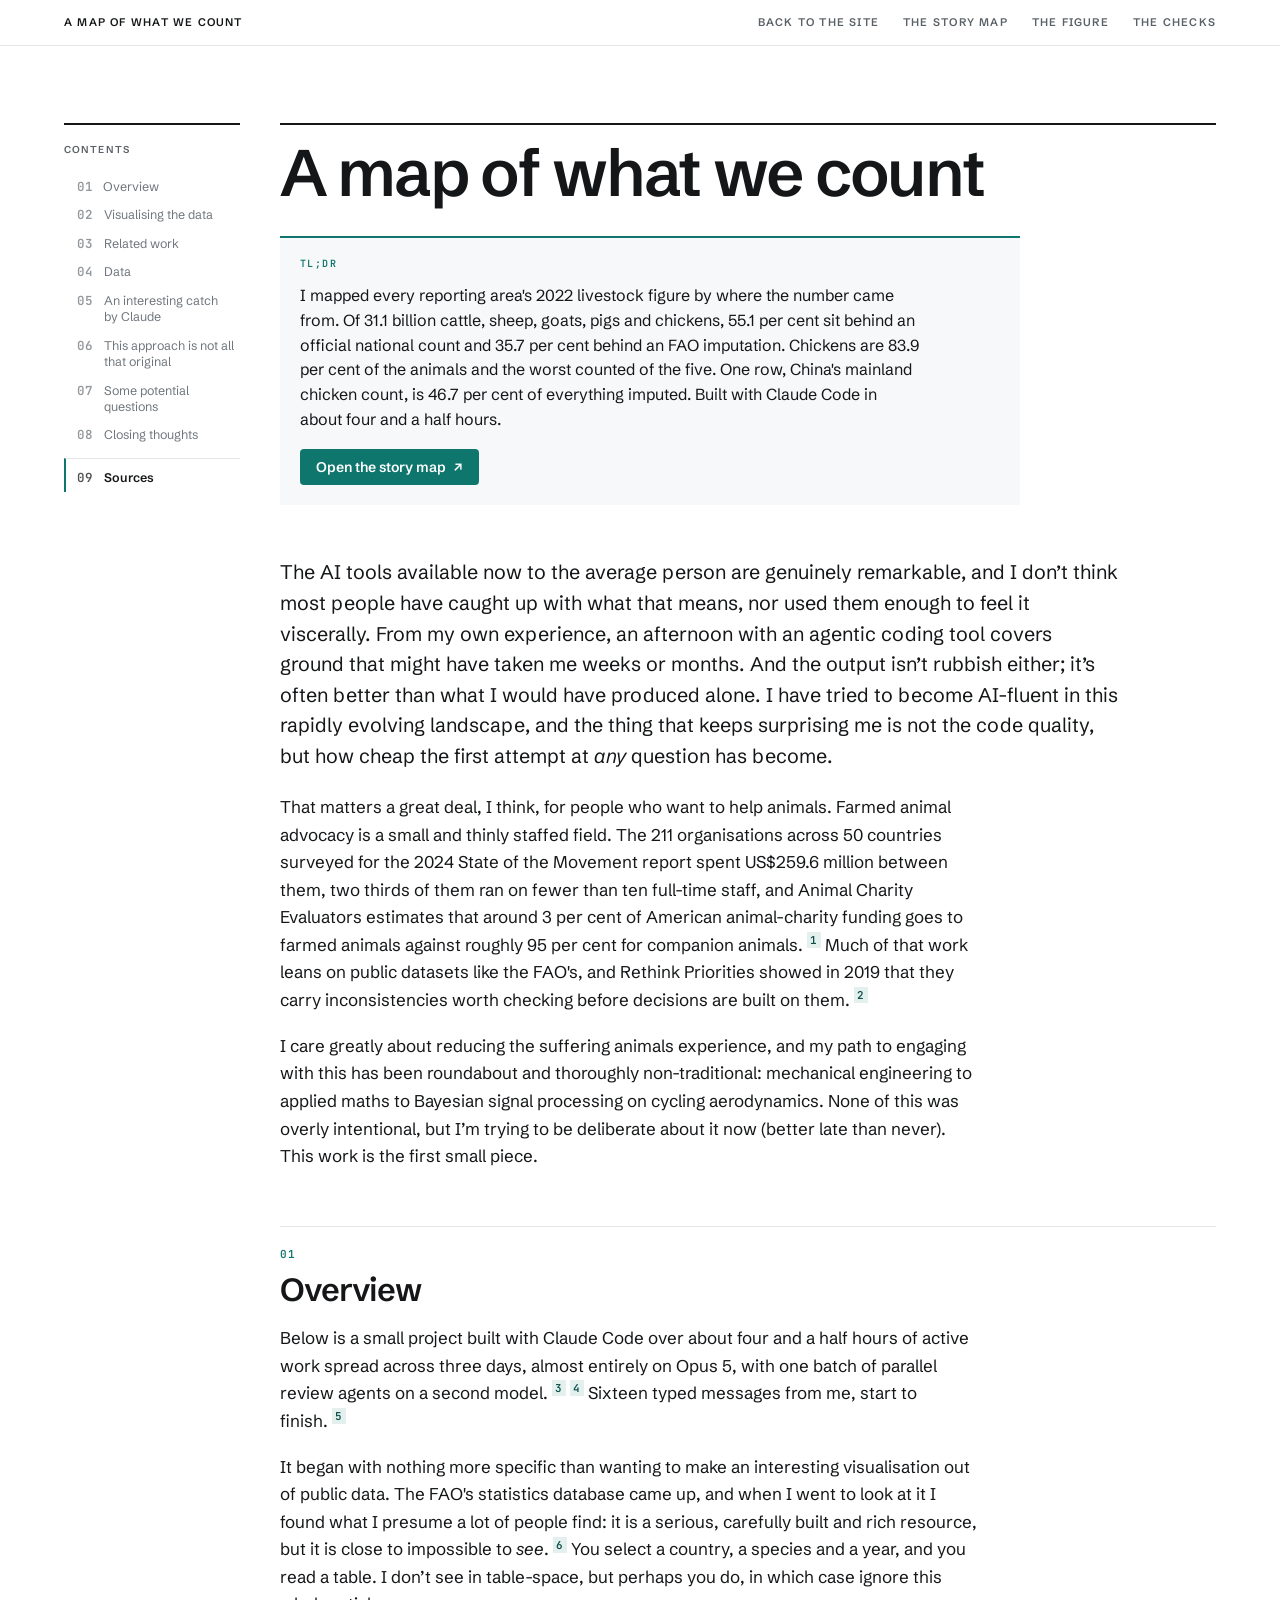
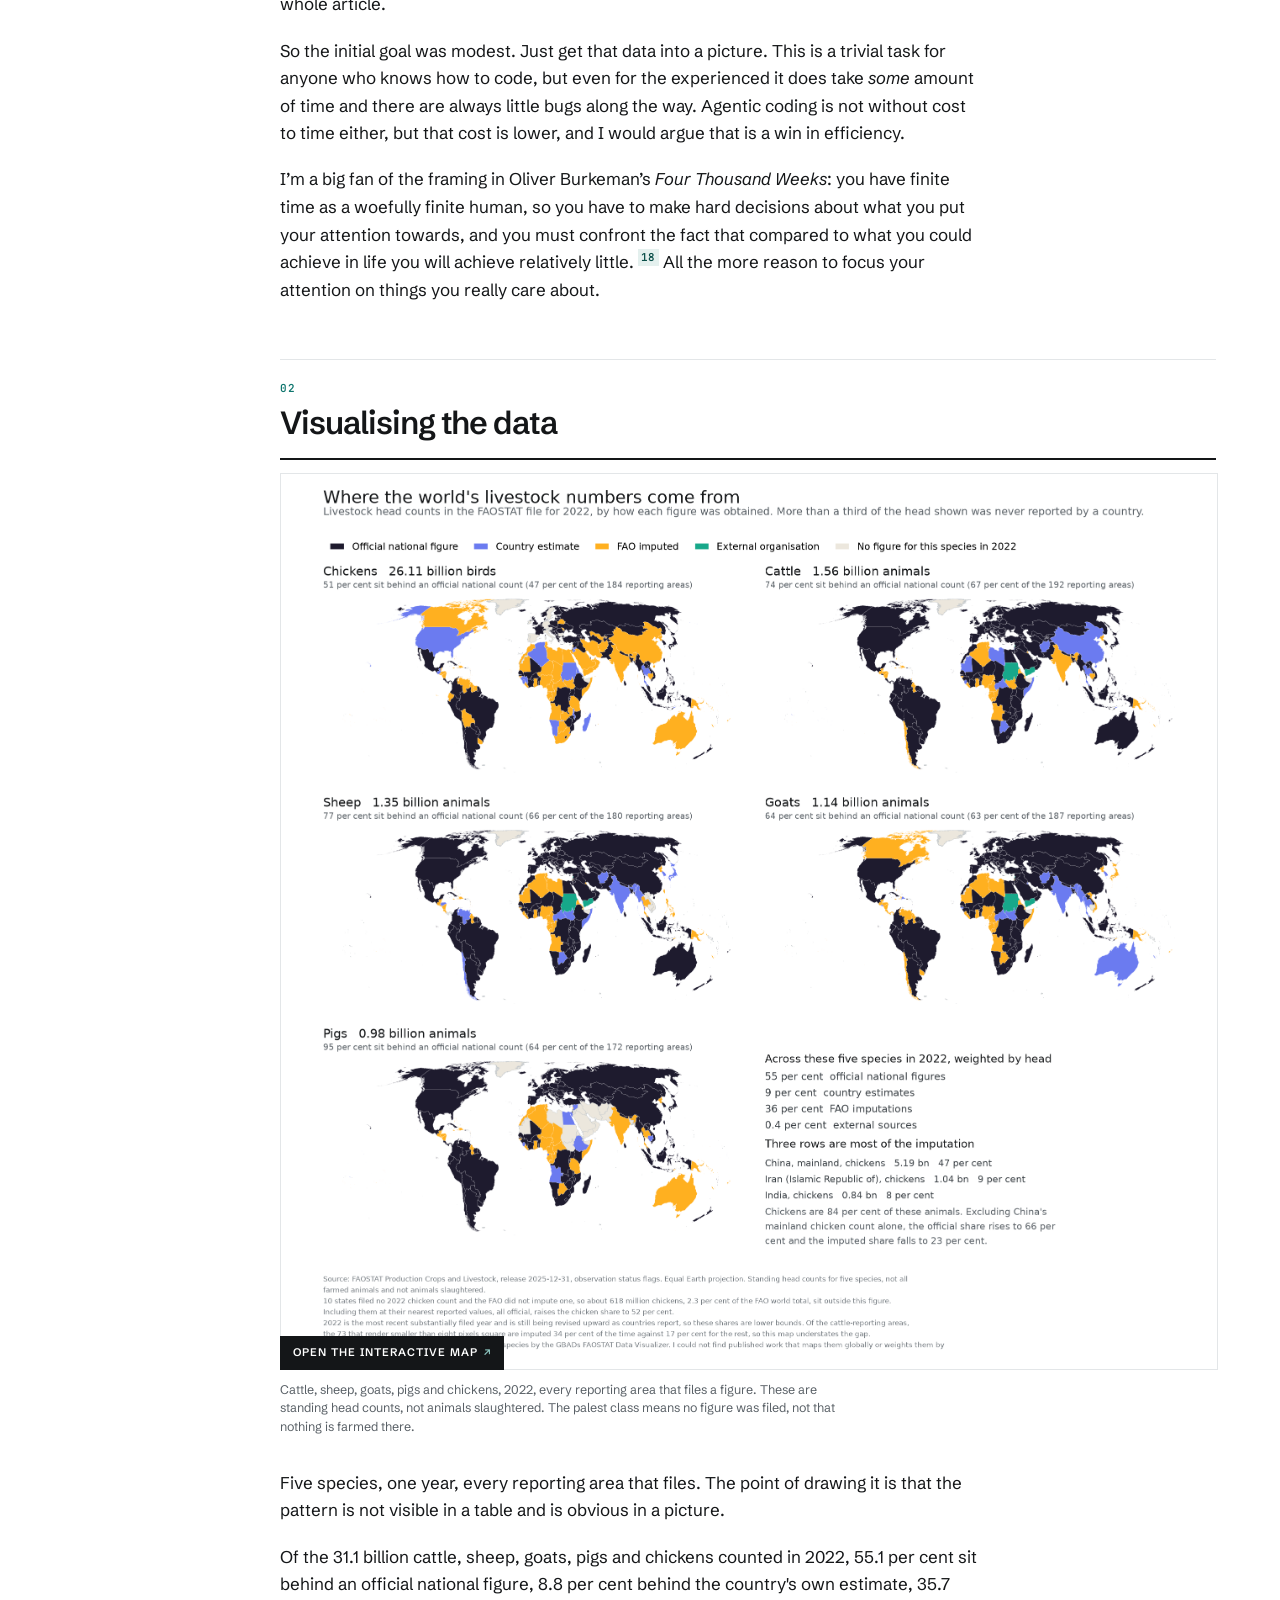
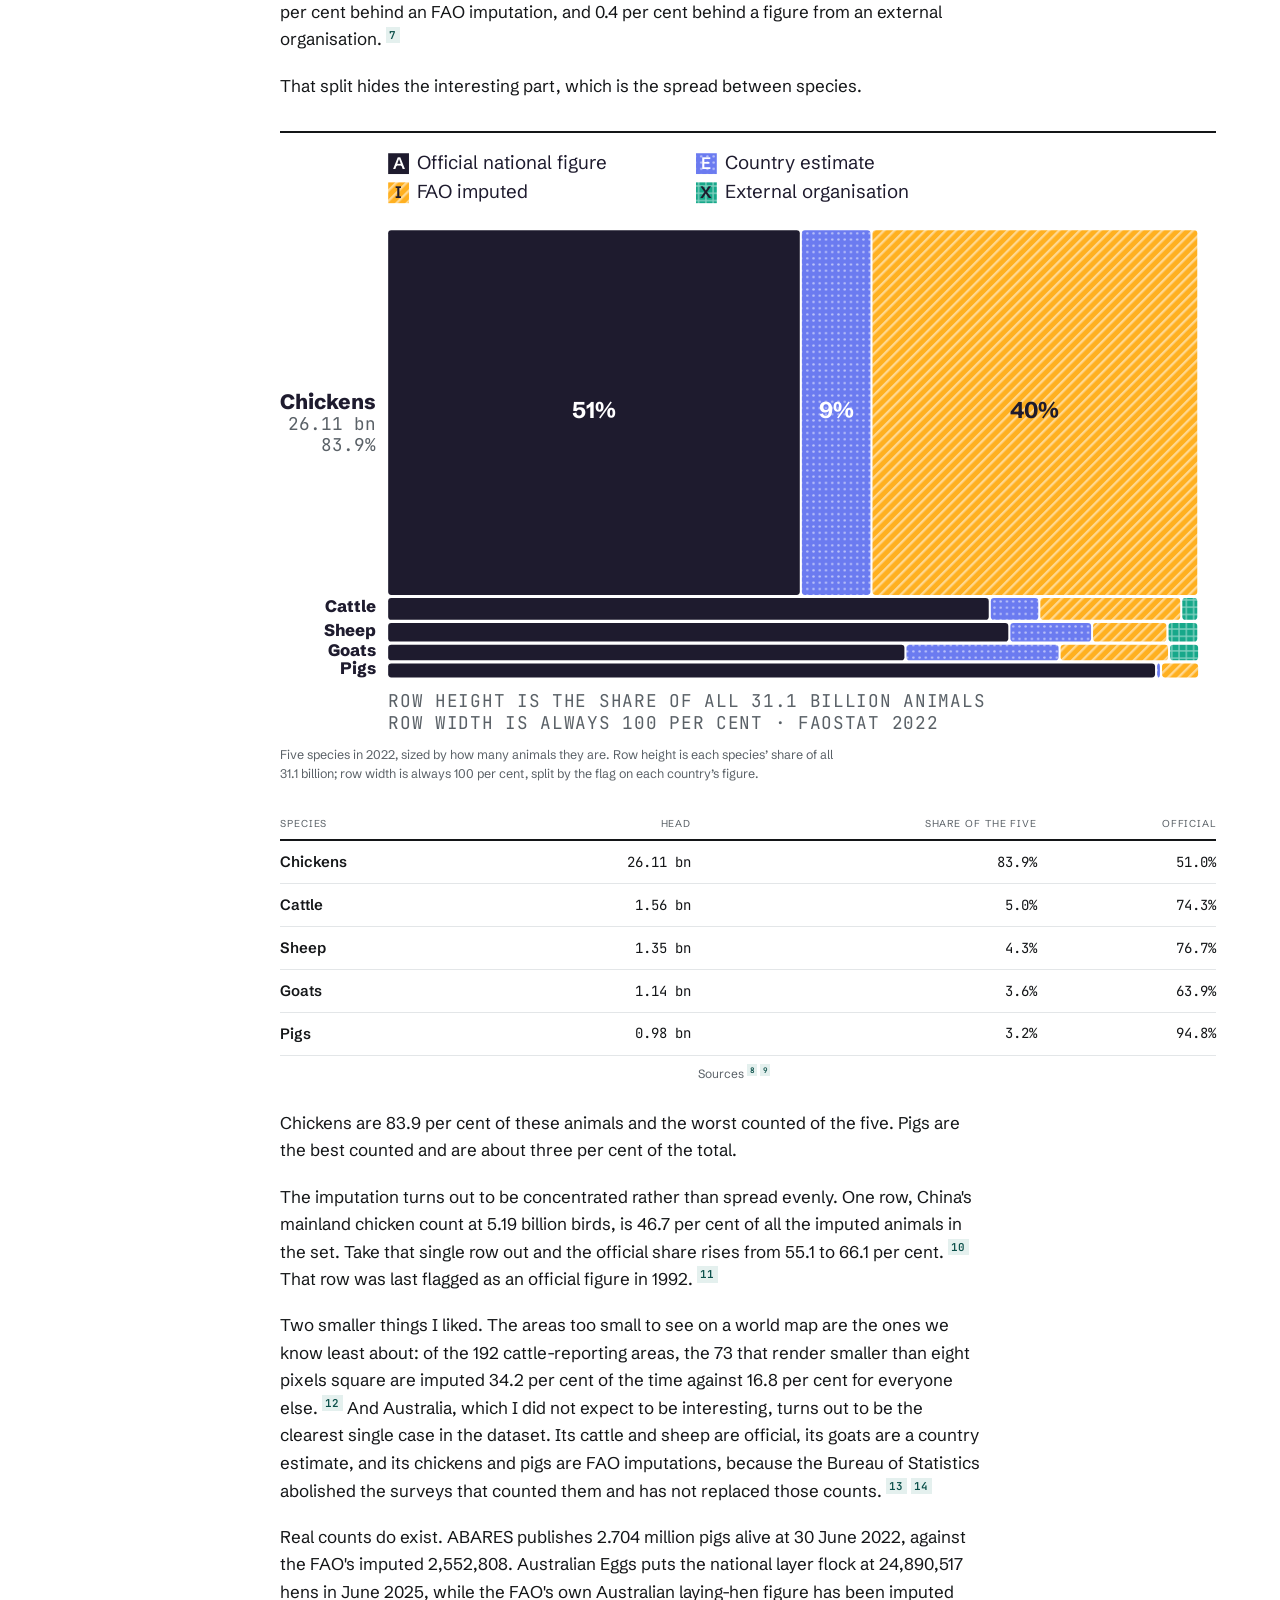
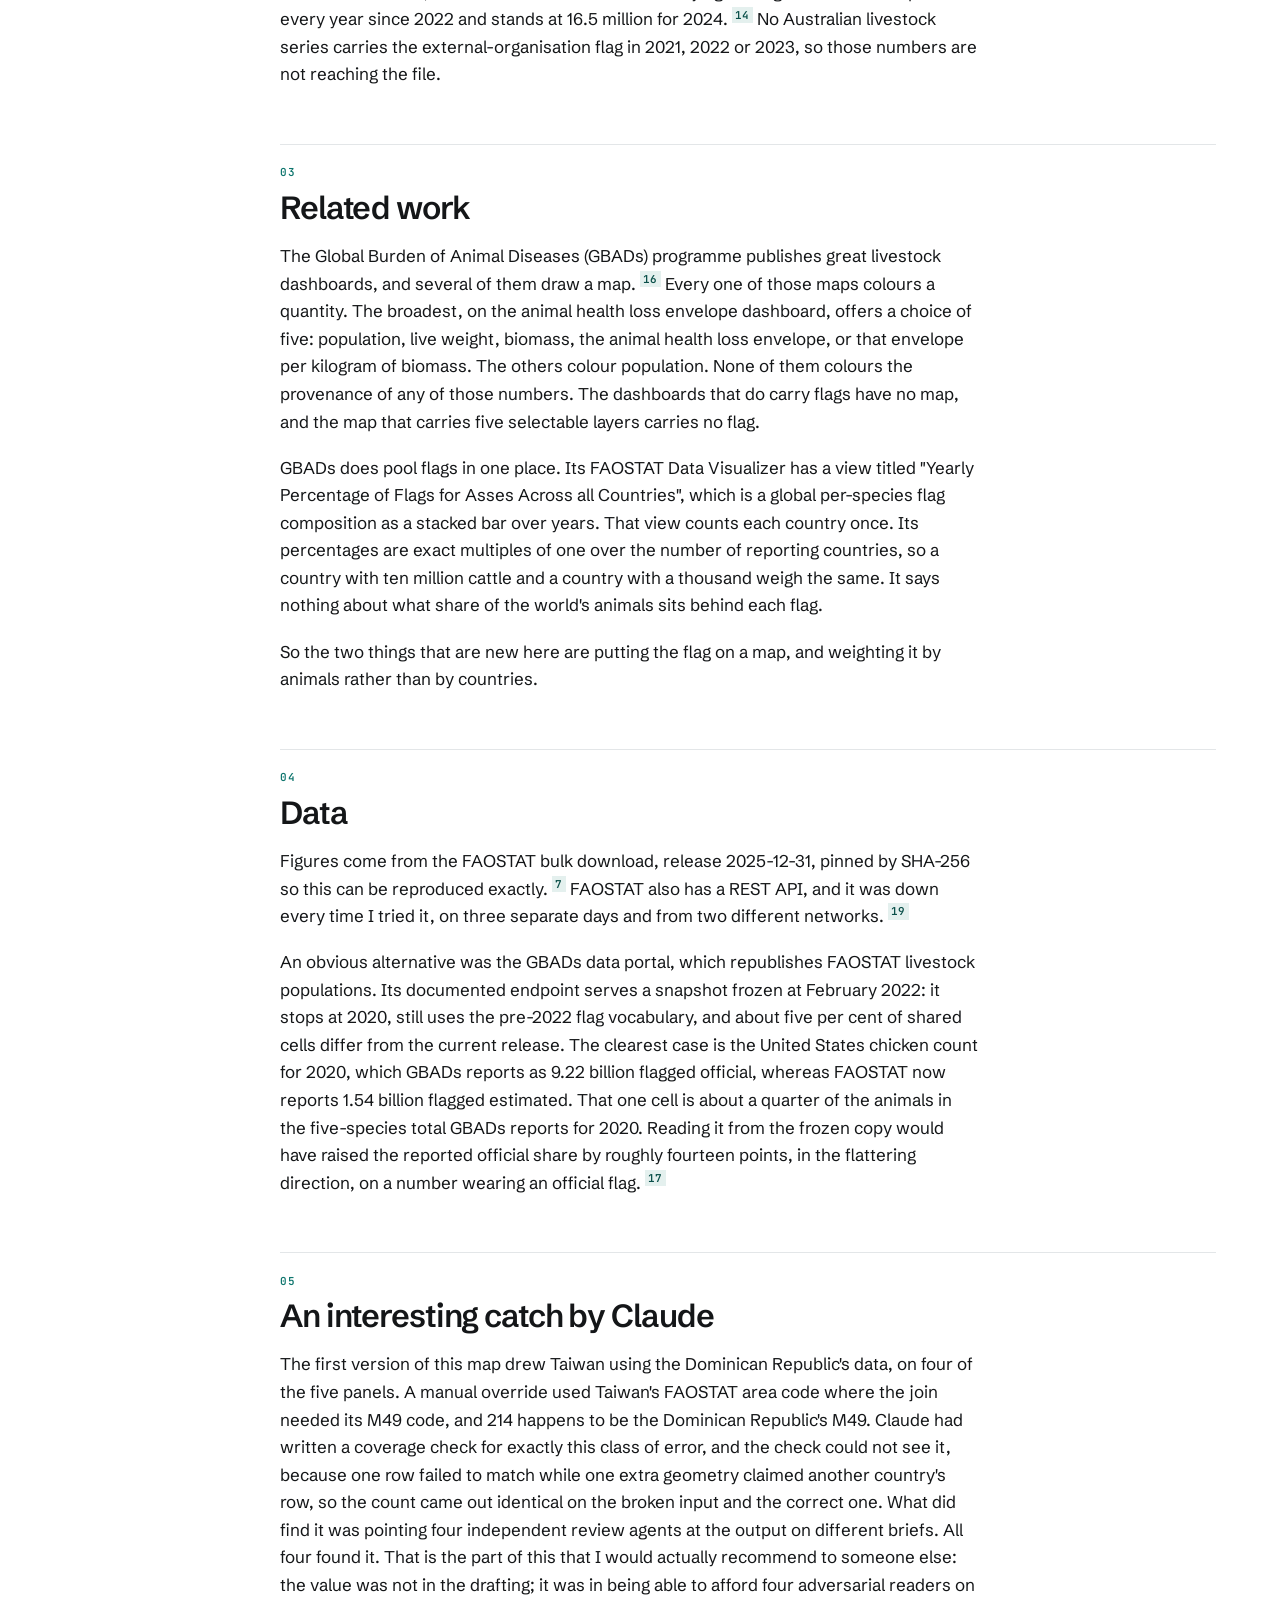
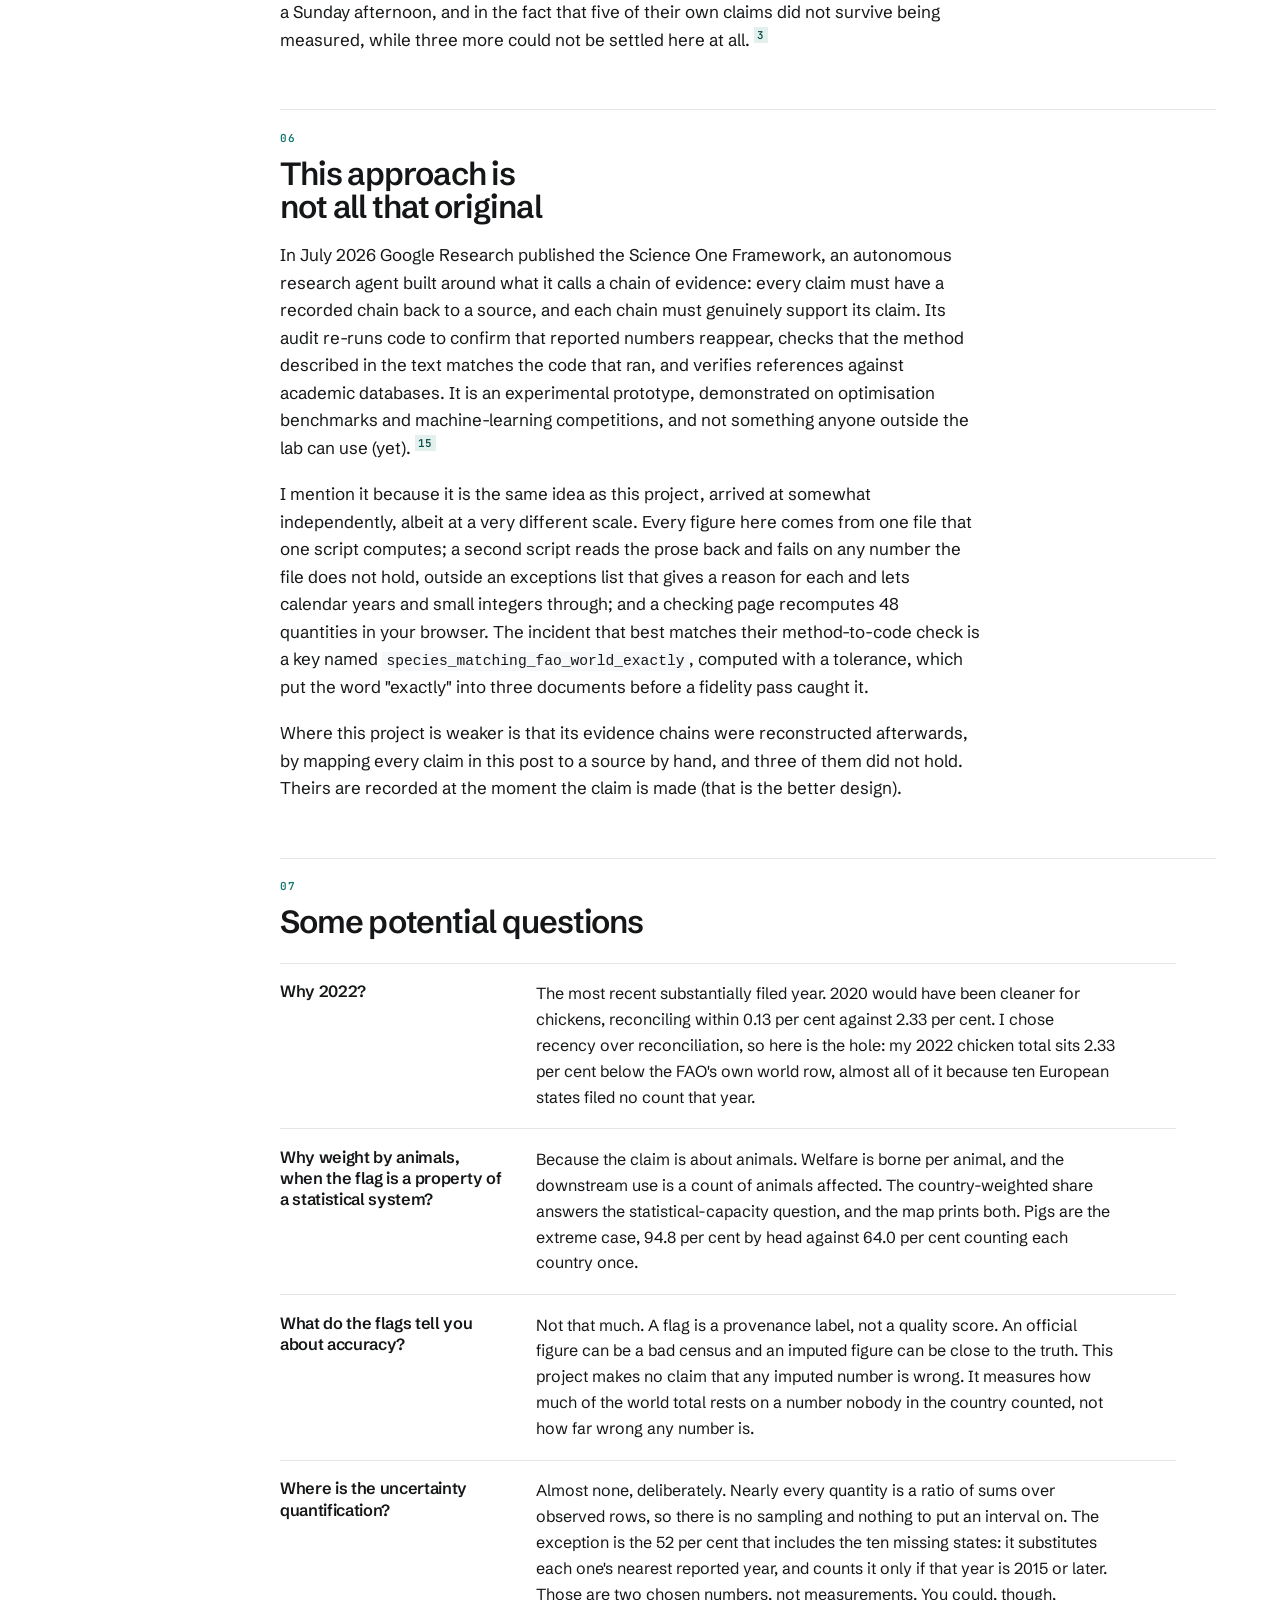
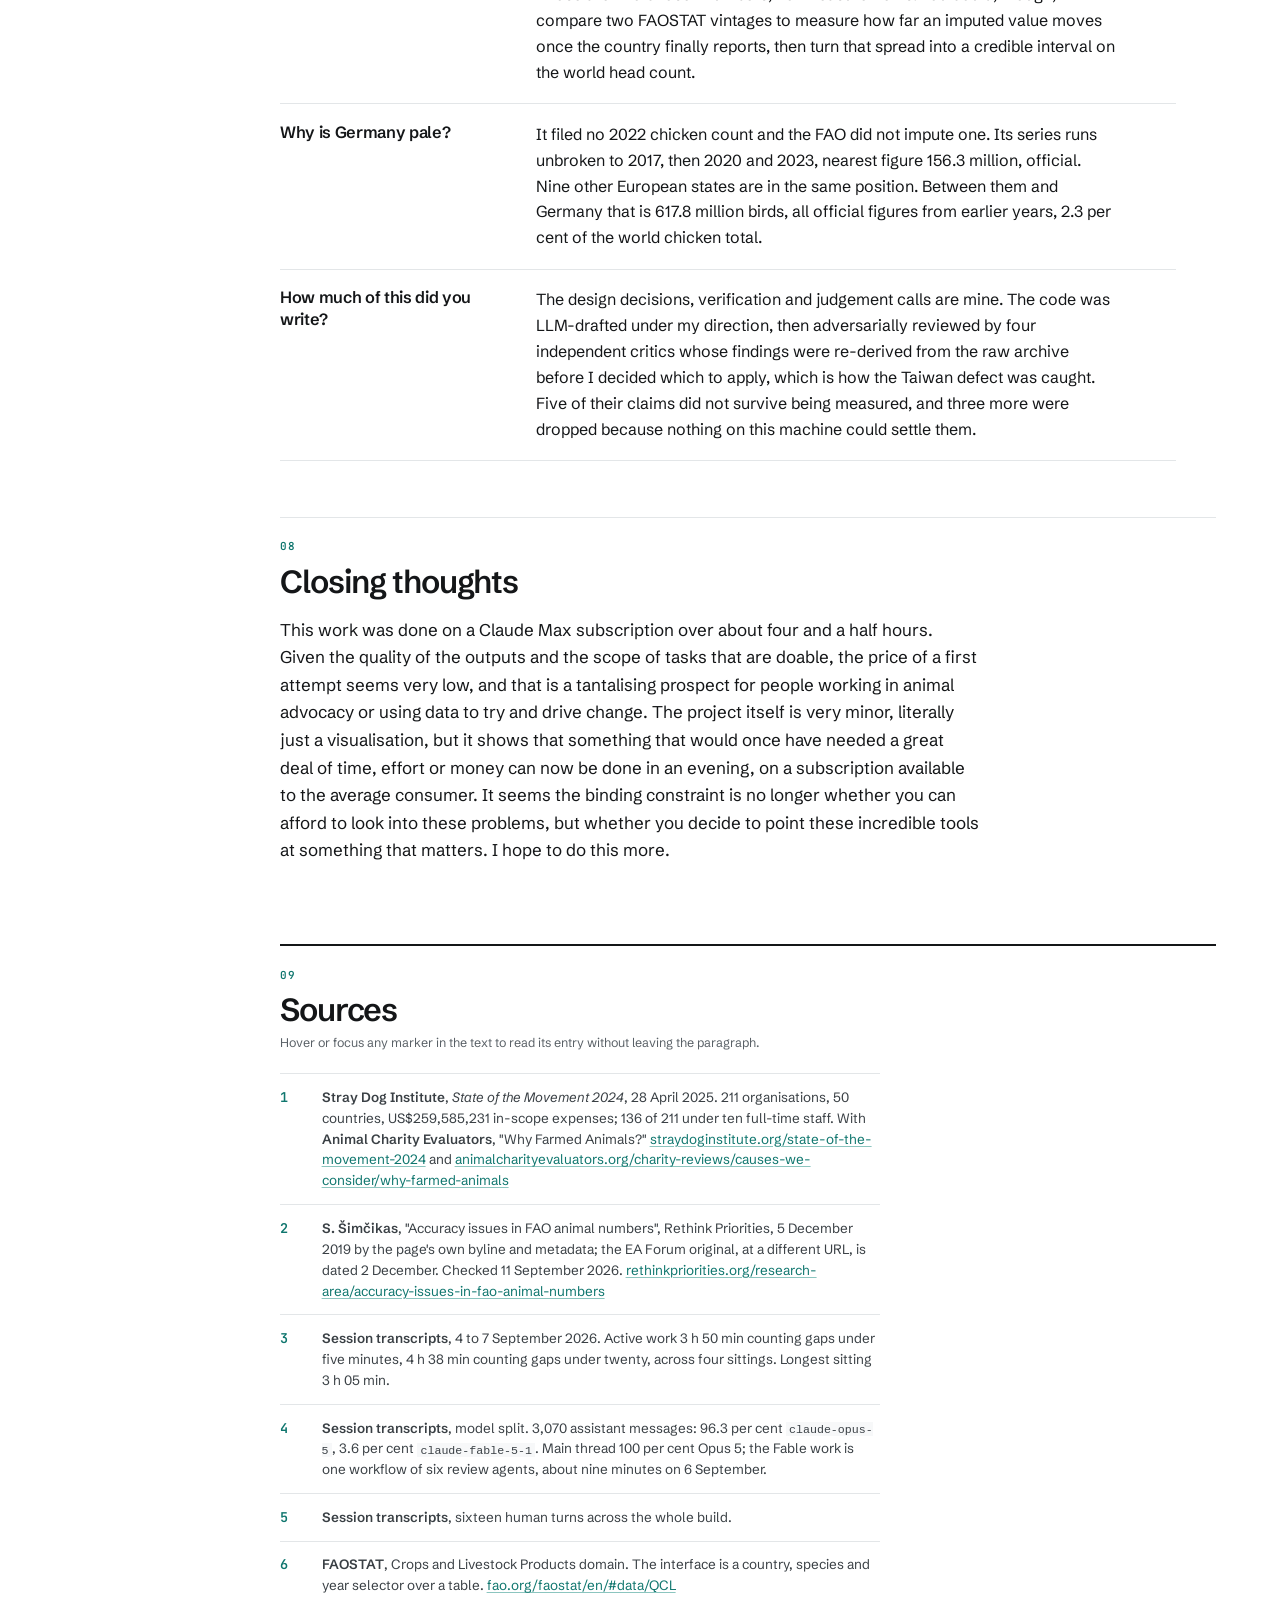
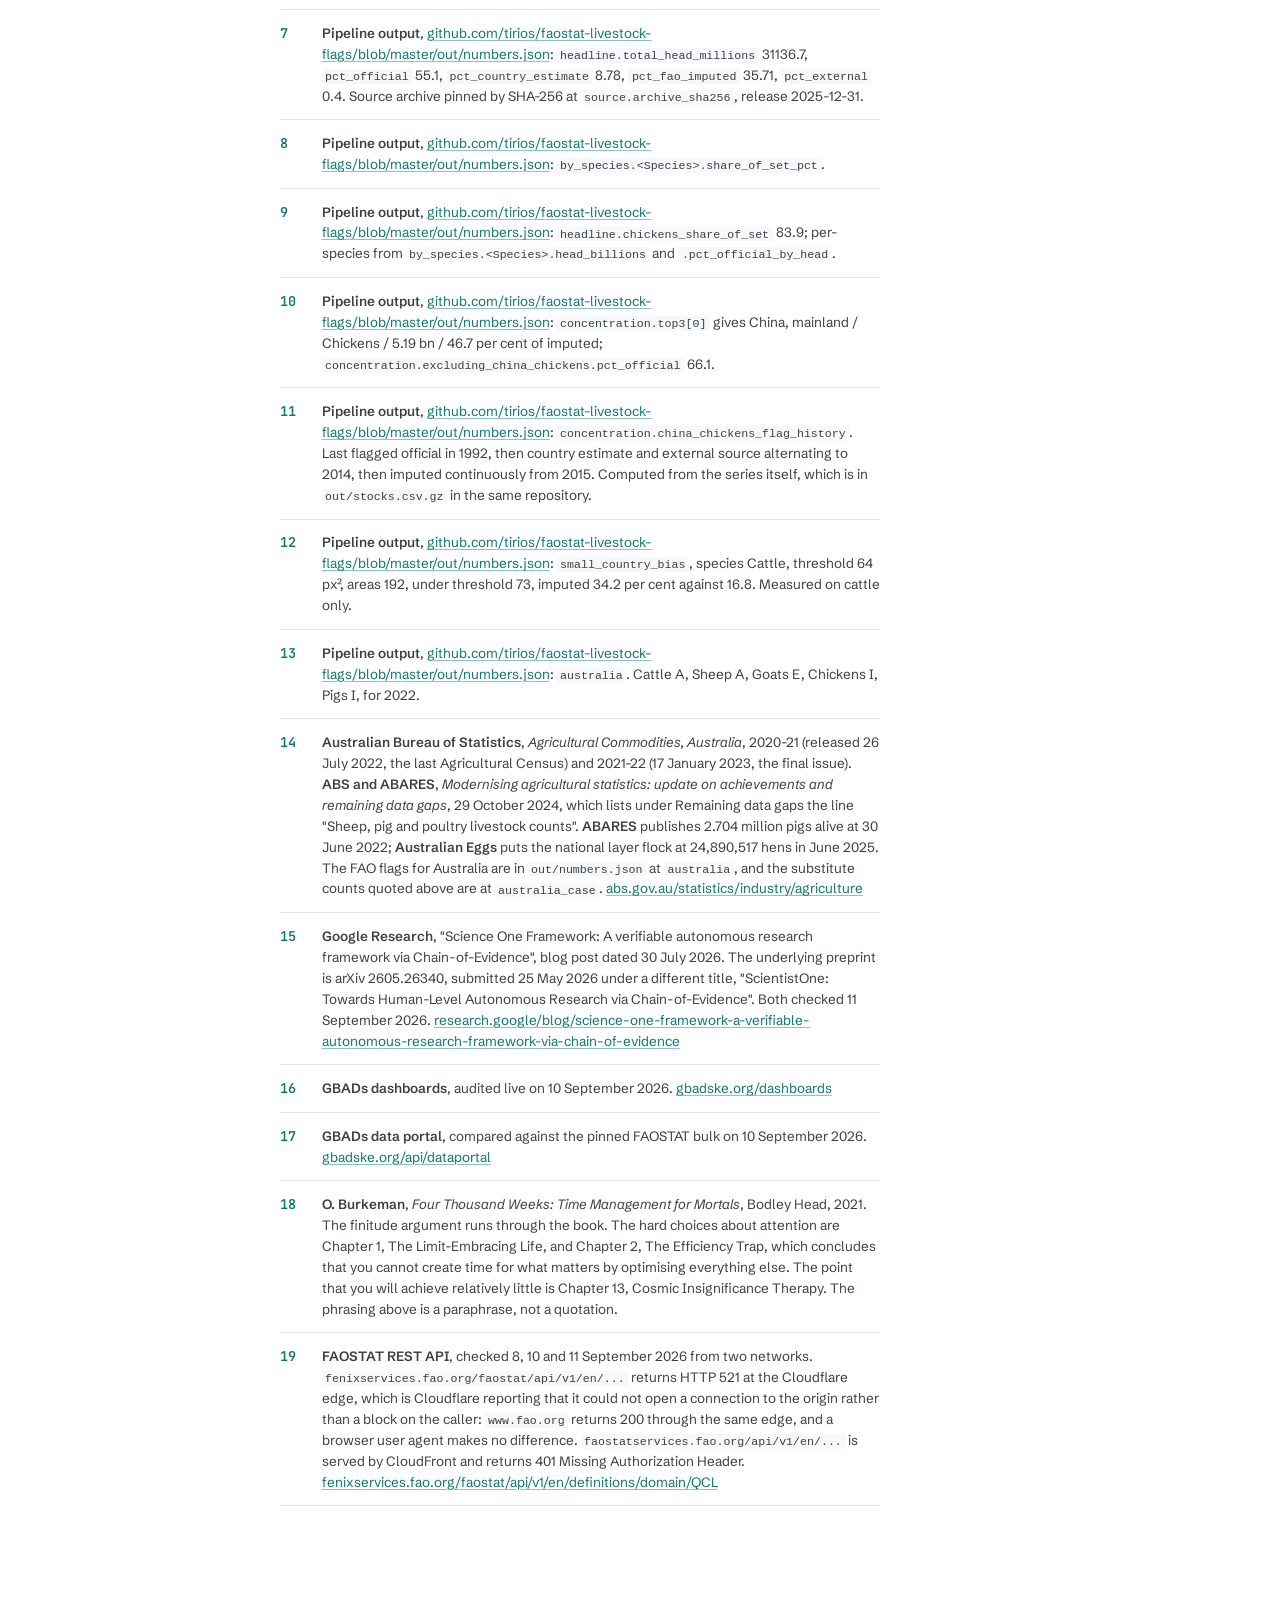
<file: livestock/post.html>
<!doctype html>
<html lang="en-AU">
<head>
<meta charset="utf-8">
<meta name="viewport" content="width=device-width,initial-scale=1">
<title>A map of what we count</title>
<link rel="preconnect" href="https://fonts.googleapis.com">
<link rel="preconnect" href="https://fonts.gstatic.com" crossorigin>
<link rel="stylesheet" href="https://fonts.googleapis.com/css2?family=JetBrains+Mono:wght@400;600&family=Schibsted+Grotesk:wght@400;500;600&display=swap">
<style>
:root { color-scheme:light; --measure:70ch; }
html { scroll-behavior:smooth; }
body { margin:0; background:#FFFFFF; color:#141618;
  font:17px/1.62 'Schibsted Grotesk',system-ui,sans-serif; -webkit-font-smoothing:antialiased; }
p { margin:0 0 1.1em; text-wrap:pretty; max-width:var(--measure,70ch); }
h1, h2 { margin:0; font-weight:600; }
h2 { max-width:22ch; }
figure { margin:0; }
figcaption { max-width:var(--measure,70ch); }
a { color:#0F766E; text-decoration-color:#8CC5BF; text-underline-offset:2px;
  text-decoration-thickness:1px; }
a:hover { color:#0A4F49; text-decoration-color:#0A4F49;
  text-decoration-thickness:1px; }
sup { font-size:.64em; font-weight:600; padding:.1em .32em; color:#0A4F49;
  background:#E4F0EE; font-family:'JetBrains Mono',ui-monospace,SFMono-Regular,monospace; font-variant-numeric:tabular-nums; }
code { font:.86em ui-monospace, SFMono-Regular, Menlo, monospace;
  background:#F7F8F9; padding:.08em .3em; }
strong { font-weight:600; }
table { border-collapse:collapse; width:100%; font-variant-numeric:tabular-nums; }
ol { margin:0; }
.st1:hover { background:#0B5C56 !important; }
.st2:active { background:#0A4F49 !important; }
.st3:hover { opacity:.94 !important; }
</style>
</head>
<body>
<div id="post" style="background:#FFFFFF;min-height:100%">
<nav style="border-bottom:1px solid #E3E6E8;background:#FFFFFF"><div style="max-width:72rem;margin:0 auto;padding:.85rem clamp(1.1rem,4vw,2.5rem);display:flex;gap:1.5rem;flex-wrap:wrap;align-items:center;font-size:11px;font-weight:600;letter-spacing:.11em;text-transform:uppercase"><span style="color:#141618">A map of what we count</span><span style="display:flex;gap:1.5rem;flex-wrap:wrap;margin-left:auto"><a href="../" style="color:#5A6167;text-decoration:none">Back to the site</a><a href="index.html" style="color:#5A6167;text-decoration:none">The story map</a><a href="map-2022.html" style="color:#5A6167;text-decoration:none">The figure</a><a href="checks.html" style="color:#5A6167;text-decoration:none">The checks</a></span></div></nav>
<article style="max-width:72rem;margin:0 auto;padding:clamp(2.5rem,6vw,5rem) clamp(1.1rem,4vw,2.5rem) 7rem;display:flex;flex-wrap:wrap;align-items:flex-start;gap:0 2.5rem">

<aside style="flex:0 0 11rem;max-width:100%;position:sticky;top:1.75rem;align-self:flex-start;border-top:2px solid #141618;padding-top:1.1rem;margin-bottom:2.5rem">
<div style="font-size:10px;font-weight:600;letter-spacing:.11em;text-transform:uppercase;color:#5A6167;margin-bottom:.9rem">Contents</div>
<nav id="rail" style="display:flex;flex-direction:column;gap:.05rem">
<a href="#sec-1" data-rail="" style="display:flex;gap:.65rem;padding:.36rem .4rem .36rem .7rem;text-decoration:none;color:#6F767C;font-size:12.5px;line-height:1.3;border-left:2px solid transparent"><span data-num="" style="font-family:'JetBrains Mono',ui-monospace,SFMono-Regular,monospace;font-variant-numeric:tabular-nums;font-weight:600;opacity:.75">01</span><span>Overview</span></a>
<a href="#sec-2" data-rail="" style="display:flex;gap:.65rem;padding:.36rem .4rem .36rem .7rem;text-decoration:none;color:#6F767C;font-size:12.5px;line-height:1.3;border-left:2px solid transparent"><span data-num="" style="font-family:'JetBrains Mono',ui-monospace,SFMono-Regular,monospace;font-variant-numeric:tabular-nums;font-weight:600;opacity:.75">02</span><span>Visualising the data</span></a>
<a href="#sec-3" data-rail="" style="display:flex;gap:.65rem;padding:.36rem .4rem .36rem .7rem;text-decoration:none;color:#6F767C;font-size:12.5px;line-height:1.3;border-left:2px solid transparent"><span data-num="" style="font-family:'JetBrains Mono',ui-monospace,SFMono-Regular,monospace;font-variant-numeric:tabular-nums;font-weight:600;opacity:.75">03</span><span>Related work</span></a>
<a href="#sec-4" data-rail="" style="display:flex;gap:.65rem;padding:.36rem .4rem .36rem .7rem;text-decoration:none;color:#6F767C;font-size:12.5px;line-height:1.3;border-left:2px solid transparent"><span data-num="" style="font-family:'JetBrains Mono',ui-monospace,SFMono-Regular,monospace;font-variant-numeric:tabular-nums;font-weight:600;opacity:.75">04</span><span>Data</span></a>
<a href="#sec-5" data-rail="" style="display:flex;gap:.65rem;padding:.36rem .4rem .36rem .7rem;text-decoration:none;color:#6F767C;font-size:12.5px;line-height:1.3;border-left:2px solid transparent"><span data-num="" style="font-family:'JetBrains Mono',ui-monospace,SFMono-Regular,monospace;font-variant-numeric:tabular-nums;font-weight:600;opacity:.75">05</span><span>An interesting catch by Claude</span></a>
<a href="#sec-6" data-rail="" style="display:flex;gap:.65rem;padding:.36rem .4rem .36rem .7rem;text-decoration:none;color:#6F767C;font-size:12.5px;line-height:1.3;border-left:2px solid transparent"><span data-num="" style="font-family:'JetBrains Mono',ui-monospace,SFMono-Regular,monospace;font-variant-numeric:tabular-nums;font-weight:600;opacity:.75">06</span><span>This approach is not all that original</span></a>
<a href="#sec-7" data-rail="" style="display:flex;gap:.65rem;padding:.36rem .4rem .36rem .7rem;text-decoration:none;color:#6F767C;font-size:12.5px;line-height:1.3;border-left:2px solid transparent"><span data-num="" style="font-family:'JetBrains Mono',ui-monospace,SFMono-Regular,monospace;font-variant-numeric:tabular-nums;font-weight:600;opacity:.75">07</span><span>Some potential questions</span></a>
<a href="#sec-8" data-rail="" style="display:flex;gap:.65rem;padding:.36rem .4rem .36rem .7rem;text-decoration:none;color:#6F767C;font-size:12.5px;line-height:1.3;border-left:2px solid transparent"><span data-num="" style="font-family:'JetBrains Mono',ui-monospace,SFMono-Regular,monospace;font-variant-numeric:tabular-nums;font-weight:600;opacity:.75">08</span><span>Closing thoughts</span></a>
<a href="#sec-9" data-rail="" style="display:flex;gap:.65rem;padding:.36rem .4rem .36rem .7rem;text-decoration:none;color:#6F767C;font-size:12.5px;line-height:1.3;border-left:2px solid transparent;margin-top:.5rem;border-top:1px solid #E3E6E8;padding-top:.7rem"><span data-num="" style="font-family:'JetBrains Mono',ui-monospace,SFMono-Regular,monospace;font-variant-numeric:tabular-nums;font-weight:600;opacity:.75">09</span><span>Sources</span></a>
</nav>
</aside>

<div style="flex:1 1 28rem;min-width:0">

<header style="border-top:2px solid #141618;padding-top:1.1rem;margin-bottom:3.25rem">
<div>
<h1 style="font-size:clamp(2.4rem,6.6vw,4.1rem);letter-spacing:-.035em;line-height:.94;text-wrap:balance">A map of what we count</h1>
<div style="border-top:2px solid #0F766E;background:#F7F8F9;padding:1.1rem 1.25rem 1.25rem;margin-top:2rem;max-width:var(--measure,70ch)">
<div style="font-size:10px;font-weight:600;letter-spacing:.14em;text-transform:uppercase;color:#0F766E;font-family:'JetBrains Mono',ui-monospace,SFMono-Regular,monospace;margin-bottom:.7rem">TL;DR</div>
<p style="margin:0 0 1.1rem;font-size:16px;line-height:1.55;color:#141618;max-width:62ch">I mapped every reporting area's 2022 livestock figure by where the number came from. Of 31.1 billion cattle, sheep, goats, pigs and chickens, 55.1 per cent sit behind an official national count and 35.7 per cent behind an FAO imputation. Chickens are 83.9 per cent of the animals and the worst counted of the five. One row, China's mainland chicken count, is 46.7 per cent of everything imputed. Built with Claude Code in about four and a half hours.</p>
<a href="index.html" class="st1 st2" style="display:inline-flex;align-items:center;gap:.6em;height:36px;padding:0 1rem;border-radius:4px;background:#0F766E;color:#FFFFFF;text-decoration:none;font-size:14px;font-weight:600;white-space:nowrap">Open the story map <span aria-hidden="true">↗</span></a>
</div>
</div>
</header>

<section style="margin:0">
<div>
<p style="font-size:1.16em;line-height:1.55">The AI tools available now to the average person are genuinely remarkable, and I don’t think most people have caught up with what that means, nor used them enough to feel it viscerally. From my own experience, an afternoon with an agentic coding tool covers ground that might have taken me weeks or months. And the output isn’t rubbish either; it’s often better than what I would have produced alone. I have tried to become AI-fluent in this rapidly evolving landscape, and the thing that keeps surprising me is not the code quality, but how cheap the first attempt at <em>any</em> question has become.</p>
<p>That matters a great deal, I think, for people who want to help animals. Farmed animal advocacy is a small and thinly staffed field. The 211 organisations across 50 countries surveyed for the 2024 State of the Movement report spent US$259.6 million between them, two thirds of them ran on fewer than ten full-time staff, and Animal Charity Evaluators estimates that around 3 per cent of American animal-charity funding goes to farmed animals against roughly 95 per cent for companion animals. <a class="ref" id="r1" href="#s1"><sup>1</sup></a> Much of that work leans on public datasets like the FAO&#x27;s, and Rethink Priorities showed in 2019 that they carry inconsistencies worth checking before decisions are built on them. <a class="ref" id="r2" href="#s2"><sup>2</sup></a></p>
<p>I care greatly about reducing the suffering animals experience, and my path to engaging with this has been roundabout and thoroughly non-traditional: mechanical engineering to applied maths to Bayesian signal processing on cycling aerodynamics. None of this was overly intentional, but I’m trying to be deliberate about it now (better late than never). This work is the first small piece.</p>
</div>
</section>

<section style="display:block;border-top:1px solid #E3E6E8;margin:3.5rem 0 0;padding:1.4rem 0 0">
<div data-num="" style="font-weight:600;font-size:11px;line-height:1;letter-spacing:.11em;color:#0F766E;font-family:'JetBrains Mono',ui-monospace,SFMono-Regular,monospace;font-variant-numeric:tabular-nums;margin-bottom:.8rem">01</div>
<div>
<h2 style="font-size:clamp(1.5rem,3.4vw,2rem);letter-spacing:-.035em;line-height:1.05;margin:0 0 1.1rem;text-wrap:balance">Overview</h2>
<p>Below is a small project built with Claude Code over about four and a half hours of active work spread across three days, almost entirely on Opus 5, with one batch of parallel review agents on a second model. <a class="ref" id="r3" href="#s3"><sup>3</sup></a> <a class="ref" id="r4" href="#s4"><sup>4</sup></a> Sixteen typed messages from me, start to finish. <a class="ref" id="r5" href="#s5"><sup>5</sup></a></p>
<p>It began with nothing more specific than wanting to make an interesting visualisation out of public data. The FAO&#x27;s statistics database came up, and when I went to look at it I found what I presume a lot of people find: it is a serious, carefully built and rich resource, but it is close to impossible to <em>see</em>. <a class="ref" id="r6" href="#s6"><sup>6</sup></a> You select a country, a species and a year, and you read a table. I don’t see in table-space, but perhaps you do, in which case ignore this whole article.</p>
<p>So the initial goal was modest. Just get that data into a picture. This is a trivial task for anyone who knows how to code, but even for the experienced it does take <em>some</em> amount of time and there are always little bugs along the way. Agentic coding is not without cost to time either, but that cost is lower, and I would argue that is a win in efficiency.</p>
<p>I’m a big fan of the framing in Oliver Burkeman’s <em>Four Thousand Weeks</em>: you have finite time as a woefully finite human, so you have to make hard decisions about what you put your attention towards, and you must confront the fact that compared to what you could achieve in life you will achieve relatively little. <a class="ref" id="r18" href="#s18"><sup>18</sup></a> All the more reason to focus your attention on things you really care about.</p>
</div>
</section>

<section style="display:block;border-top:1px solid #E3E6E8;margin:3.5rem 0 0;padding:1.4rem 0 0">
<div data-num="" style="font-weight:600;font-size:11px;line-height:1;letter-spacing:.11em;color:#0F766E;font-family:'JetBrains Mono',ui-monospace,SFMono-Regular,monospace;font-variant-numeric:tabular-nums;margin-bottom:.8rem">02</div>
<div>
<h2 style="font-size:clamp(1.5rem,3.4vw,2rem);letter-spacing:-.035em;line-height:1.05;margin:0 0 1.1rem;text-wrap:balance">Visualising the data</h2>
<figure style="margin:0 0 2rem">
<a class="map-link st3" href="map-2022.html" style="display:block;position:relative;text-decoration:none;border-top:2px solid #141618;padding-top:.85rem">
<img src="map-2022.png" alt="World maps of five livestock species in 2022, each country coloured by the provenance flag on its figure" style="width:100%;height:auto;display:block;background:#FFFFFF;border:1px solid #E3E6E8">
<span style="position:absolute;left:0;bottom:0;background:#141618;color:#FFFFFF;font-size:11px;font-weight:600;letter-spacing:.09em;text-transform:uppercase;padding:.5rem .8rem;display:inline-flex;gap:.55em;align-items:center">Open the interactive map <span style="color:#8CC5BF">↗</span></span>
</a>
<figcaption style="margin-top:.7rem;font-size:12.5px;line-height:1.5;color:#5A6167">Cattle, sheep, goats, pigs and chickens, 2022, every reporting area that files a figure. These are standing head counts, not animals slaughtered. The palest class means no figure was filed, not that nothing is farmed there.</figcaption>
</figure>
<p>Five species, one year, every reporting area that files. The point of drawing it is that the pattern is not visible in a table and is obvious in a picture.</p>
<p>Of the 31.1 billion cattle, sheep, goats, pigs and chickens counted in 2022, 55.1 per cent sit behind an official national figure, 8.8 per cent behind the country&#x27;s own estimate, 35.7 per cent behind an FAO imputation, and 0.4 per cent behind a figure from an external organisation. <a class="ref" id="r7" href="#s7"><sup>7</sup></a></p>
<p>That split hides the interesting part, which is the spread between species.</p>
<figure style="margin:2rem 0 2rem;border-top:2px solid #141618;padding-top:.85rem">
<svg xmlns="http://www.w3.org/2000/svg" viewBox="0 0 900 566" role="img" aria-label="Farmed animals in 2022 by species and the provenance flag on each country figure" font-family="Schibsted Grotesk, system-ui, sans-serif" style="width:100%;height:auto;display:block">
<defs><pattern id="cdots" width="6" height="6" patternUnits="userSpaceOnUse"><rect width="6" height="6" fill="#6B7BF0"/><circle cx="3" cy="3" r="1.15" fill="#FFFFFF" fill-opacity=".55"/></pattern><pattern id="cdiag" width="7" height="7" patternUnits="userSpaceOnUse" patternTransform="rotate(45)"><rect width="7" height="7" fill="#FFB020"/><rect width="2.2" height="7" fill="#FFFFFF" fill-opacity=".5"/></pattern><pattern id="ccross" width="7" height="7" patternUnits="userSpaceOnUse"><rect width="7" height="7" fill="#17A88A"/><path d="M0 3.5h7M3.5 0v7" stroke="#FFFFFF" stroke-opacity=".45" stroke-width="1.3"/></pattern></defs>
<rect width="900" height="566" fill="#FFFFFF"/>
<g transform="translate(0,6)">
<rect x="104" y="0" width="20" height="20" fill="#1E1B2E"/>
<text x="114" y="15" text-anchor="middle" font-size="16" font-weight="600" fill="#FFFFFF">A</text>
<text x="132" y="15" font-size="18" fill="#1E1B2E">Official national figure</text>
<rect x="400" y="0" width="20" height="20" fill="url(#cdots)"/>
<text x="410" y="15" text-anchor="middle" font-size="16" font-weight="600" fill="#FFFFFF">E</text>
<text x="428" y="15" font-size="18" fill="#1E1B2E">Country estimate</text>
<rect x="104" y="28" width="20" height="20" fill="url(#cdiag)"/>
<text x="114" y="43" text-anchor="middle" font-size="16" font-weight="600" fill="#1E1B2E">I</text>
<text x="132" y="43" font-size="18" fill="#1E1B2E">FAO imputed</text>
<rect x="400" y="28" width="20" height="20" fill="url(#ccross)"/>
<text x="410" y="43" text-anchor="middle" font-size="16" font-weight="600" fill="#1E1B2E">X</text>
<text x="428" y="43" font-size="18" fill="#1E1B2E">External organisation</text>
</g>
<g transform="translate(0,26)">
<text x="92" y="226.0" text-anchor="end" font-size="20" font-weight="800" fill="#1E1B2E">Chickens</text>
<text x="92" y="246.0" text-anchor="end" font-size="17" font-family="JetBrains Mono, monospace" fill="#5A6167">26.11 bn</text>
<text x="92" y="266.0" text-anchor="end" font-size="17" font-family="JetBrains Mono, monospace" fill="#5A6167">83.9%</text>
<rect x="104.0" y="54.0" width="395.8" height="350.7" rx="3.0" fill="#1E1B2E"><title>Chickens: 51.0% official national figure</title></rect>
<text x="301.9" y="234.4" text-anchor="middle" font-size="22" font-weight="700" fill="#FFFFFF">51%</text>
<rect x="501.8" y="54.0" width="65.9" height="350.7" rx="3.0" fill="url(#cdots)"><title>Chickens: 8.7% country estimate</title></rect>
<text x="534.7" y="234.4" text-anchor="middle" font-size="22" font-weight="700" fill="#FFFFFF">9%</text>
<rect x="569.7" y="54.0" width="312.3" height="350.7" rx="3.0" fill="url(#cdiag)"><title>Chickens: 40.3% fao imputed</title></rect>
<text x="725.8" y="234.4" text-anchor="middle" font-size="22" font-weight="700" fill="#1E1B2E">40%</text>
<text x="92" y="421.4" text-anchor="end" font-size="16" fill="#1E1B2E"><tspan font-weight="800">Cattle</tspan></text>
<rect x="104.0" y="407.7" width="577.5" height="20.9" rx="3.0" fill="#1E1B2E"><title>Cattle: 74.3% official national figure</title></rect>
<rect x="683.5" y="407.7" width="45.6" height="20.9" rx="3.0" fill="url(#cdots)"><title>Cattle: 6.1% country estimate</title></rect>
<rect x="731.1" y="407.7" width="134.5" height="20.9" rx="3.0" fill="url(#cdiag)"><title>Cattle: 17.5% fao imputed</title></rect>
<rect x="867.6" y="407.7" width="14.4" height="20.9" rx="3.0" fill="url(#ccross)"><title>Cattle: 2.1% external organisation</title></rect>
<text x="92" y="443.8" text-anchor="end" font-size="16" fill="#1E1B2E"><tspan font-weight="800">Sheep</tspan></text>
<rect x="104.0" y="431.6" width="596.3" height="18.0" rx="3.0" fill="#1E1B2E"><title>Sheep: 76.7% official national figure</title></rect>
<rect x="702.3" y="431.6" width="77.6" height="18.0" rx="3.0" fill="url(#cdots)"><title>Sheep: 10.2% country estimate</title></rect>
<rect x="781.8" y="431.6" width="70.5" height="18.0" rx="3.0" fill="url(#cdiag)"><title>Sheep: 9.3% fao imputed</title></rect>
<rect x="854.4" y="431.6" width="27.6" height="18.0" rx="3.0" fill="url(#ccross)"><title>Sheep: 3.8% external organisation</title></rect>
<text x="92" y="463.3" text-anchor="end" font-size="16" fill="#1E1B2E"><tspan font-weight="800">Goats</tspan></text>
<rect x="104.0" y="452.6" width="496.4" height="15.0" rx="3.0" fill="#1E1B2E"><title>Goats: 63.9% official national figure</title></rect>
<rect x="602.4" y="452.6" width="146.2" height="15.0" rx="3.0" fill="url(#cdots)"><title>Goats: 19.0% country estimate</title></rect>
<rect x="750.6" y="452.6" width="103.3" height="15.0" rx="3.0" fill="url(#cdiag)"><title>Goats: 13.5% fao imputed</title></rect>
<rect x="855.9" y="452.6" width="26.9" height="15.0" rx="3.0" fill="url(#ccross)"><title>Goats: 3.7% external organisation</title></rect>
<text x="92" y="480.5" text-anchor="end" font-size="16" fill="#1E1B2E"><tspan font-weight="800">Pigs</tspan></text>
<rect x="104.0" y="470.6" width="737.4" height="13.4" rx="3.0" fill="#1E1B2E"><title>Pigs: 94.8% official national figure</title></rect>
<rect x="843.4" y="470.6" width="2.7" height="13.4" rx="3.0" fill="url(#cdots)"><title>Pigs: 0.6% country estimate</title></rect>
<rect x="848.1" y="470.6" width="34.7" height="13.4" rx="3.0" fill="url(#cdiag)"><title>Pigs: 4.7% fao imputed</title></rect>
</g>
<text x="104" y="538" font-size="17" font-family="JetBrains Mono, monospace" fill="#5A6167" letter-spacing=".04em">ROW HEIGHT IS THE SHARE OF ALL 31.1 BILLION ANIMALS</text>
<text x="104" y="560" font-size="17" font-family="JetBrains Mono, monospace" fill="#5A6167" letter-spacing=".04em">ROW WIDTH IS ALWAYS 100 PER CENT &#183; FAOSTAT 2022</text>
</svg>
<figcaption style="margin-top:.7rem;font-size:12.5px;line-height:1.5;color:#5A6167">Five species in 2022, sized by how many animals they are. Row height is each species’ share of all 31.1 billion; row width is always 100 per cent, split by the flag on each country’s figure.</figcaption>
</figure>
<div style="margin:0 0 1.6rem">
<table>
<thead><tr>
<th style="text-align:left;font-weight:400;font-size:10px;letter-spacing:.09em;text-transform:uppercase;color:#5A6167;padding:0 .7rem .45rem 0;border-bottom:2px solid #141618">Species</th><th style="text-align:right;font-weight:400;font-size:10px;letter-spacing:.09em;text-transform:uppercase;color:#5A6167;padding:0 .7rem .45rem;border-bottom:2px solid #141618">Head</th><th style="text-align:right;font-weight:400;font-size:10px;letter-spacing:.09em;text-transform:uppercase;color:#5A6167;padding:0 .7rem .45rem;border-bottom:2px solid #141618">Share of the five</th><th style="text-align:right;font-weight:400;font-size:10px;letter-spacing:.09em;text-transform:uppercase;color:#5A6167;padding:0 0 .45rem .7rem;border-bottom:2px solid #141618">Official</th>
</tr></thead>
<tbody>
<tr><td style="text-align:left;font-weight:600;font-size:15px;padding:.55rem .7rem .55rem 0;border-bottom:1px solid #E3E6E8">Chickens</td><td style="text-align:right;font-family:'JetBrains Mono',ui-monospace,SFMono-Regular,monospace;font-size:14px;padding:.55rem .7rem;border-bottom:1px solid #E3E6E8">26.11 bn</td><td style="text-align:right;font-family:'JetBrains Mono',ui-monospace,SFMono-Regular,monospace;font-size:14px;padding:.55rem .7rem;border-bottom:1px solid #E3E6E8">83.9%</td><td style="text-align:right;font-family:'JetBrains Mono',ui-monospace,SFMono-Regular,monospace;font-size:14px;padding:.55rem 0 .55rem .7rem;border-bottom:1px solid #E3E6E8">51.0%</td></tr>
<tr><td style="text-align:left;font-weight:600;font-size:15px;padding:.55rem .7rem .55rem 0;border-bottom:1px solid #E3E6E8">Cattle</td><td style="text-align:right;font-family:'JetBrains Mono',ui-monospace,SFMono-Regular,monospace;font-size:14px;padding:.55rem .7rem;border-bottom:1px solid #E3E6E8">1.56 bn</td><td style="text-align:right;font-family:'JetBrains Mono',ui-monospace,SFMono-Regular,monospace;font-size:14px;padding:.55rem .7rem;border-bottom:1px solid #E3E6E8">5.0%</td><td style="text-align:right;font-family:'JetBrains Mono',ui-monospace,SFMono-Regular,monospace;font-size:14px;padding:.55rem 0 .55rem .7rem;border-bottom:1px solid #E3E6E8">74.3%</td></tr>
<tr><td style="text-align:left;font-weight:600;font-size:15px;padding:.55rem .7rem .55rem 0;border-bottom:1px solid #E3E6E8">Sheep</td><td style="text-align:right;font-family:'JetBrains Mono',ui-monospace,SFMono-Regular,monospace;font-size:14px;padding:.55rem .7rem;border-bottom:1px solid #E3E6E8">1.35 bn</td><td style="text-align:right;font-family:'JetBrains Mono',ui-monospace,SFMono-Regular,monospace;font-size:14px;padding:.55rem .7rem;border-bottom:1px solid #E3E6E8">4.3%</td><td style="text-align:right;font-family:'JetBrains Mono',ui-monospace,SFMono-Regular,monospace;font-size:14px;padding:.55rem 0 .55rem .7rem;border-bottom:1px solid #E3E6E8">76.7%</td></tr>
<tr><td style="text-align:left;font-weight:600;font-size:15px;padding:.55rem .7rem .55rem 0;border-bottom:1px solid #E3E6E8">Goats</td><td style="text-align:right;font-family:'JetBrains Mono',ui-monospace,SFMono-Regular,monospace;font-size:14px;padding:.55rem .7rem;border-bottom:1px solid #E3E6E8">1.14 bn</td><td style="text-align:right;font-family:'JetBrains Mono',ui-monospace,SFMono-Regular,monospace;font-size:14px;padding:.55rem .7rem;border-bottom:1px solid #E3E6E8">3.6%</td><td style="text-align:right;font-family:'JetBrains Mono',ui-monospace,SFMono-Regular,monospace;font-size:14px;padding:.55rem 0 .55rem .7rem;border-bottom:1px solid #E3E6E8">63.9%</td></tr>
<tr><td style="text-align:left;font-weight:600;font-size:15px;padding:.55rem .7rem .55rem 0;border-bottom:1px solid #E3E6E8">Pigs</td><td style="text-align:right;font-family:'JetBrains Mono',ui-monospace,SFMono-Regular,monospace;font-size:14px;padding:.55rem .7rem;border-bottom:1px solid #E3E6E8">0.98 bn</td><td style="text-align:right;font-family:'JetBrains Mono',ui-monospace,SFMono-Regular,monospace;font-size:14px;padding:.55rem .7rem;border-bottom:1px solid #E3E6E8">3.2%</td><td style="text-align:right;font-family:'JetBrains Mono',ui-monospace,SFMono-Regular,monospace;font-size:14px;padding:.55rem 0 .55rem .7rem;border-bottom:1px solid #E3E6E8">94.8%</td></tr>
</tbody>
</table>
<p style="margin:.5rem 0 0;text-align:right;font-size:12px;color:#5A6167">Sources <a class="ref" id="r8" href="#s8"><sup>8</sup></a> <a class="ref" id="r9" href="#s9"><sup>9</sup></a></p>
</div>
<p>Chickens are 83.9 per cent of these animals and the worst counted of the five. Pigs are the best counted and are about three per cent of the total.</p>
<p>The imputation turns out to be concentrated rather than spread evenly. One row, China&#x27;s mainland chicken count at 5.19 billion birds, is 46.7 per cent of all the imputed animals in the set. Take that single row out and the official share rises from 55.1 to 66.1 per cent. <a class="ref" id="r10" href="#s10"><sup>10</sup></a> That row was last flagged as an official figure in 1992. <a class="ref" id="r11" href="#s11"><sup>11</sup></a></p>
<p>Two smaller things I liked. The areas too small to see on a world map are the ones we know least about: of the 192 cattle-reporting areas, the 73 that render smaller than eight pixels square are imputed 34.2 per cent of the time against 16.8 per cent for everyone else. <a class="ref" id="r12" href="#s12"><sup>12</sup></a> And Australia, which I did not expect to be interesting, turns out to be the clearest single case in the dataset. Its cattle and sheep are official, its goats are a country estimate, and its chickens and pigs are FAO imputations, because the Bureau of Statistics abolished the surveys that counted them and has not replaced those counts. <a class="ref" id="r13" href="#s13"><sup>13</sup></a> <a class="ref" id="r14" href="#s14"><sup>14</sup></a></p>
<p>Real counts do exist. ABARES publishes 2.704 million pigs alive at 30 June 2022, against the FAO&#x27;s imputed 2,552,808. Australian Eggs puts the national layer flock at 24,890,517 hens in June 2025, while the FAO&#x27;s own Australian laying-hen figure has been imputed every year since 2022 and stands at 16.5 million for 2024. <a class="ref" id="r14b" href="#s14"><sup>14</sup></a> No Australian livestock series carries the external-organisation flag in 2021, 2022 or 2023, so those numbers are not reaching the file.</p>
</div>
</section>

<section style="display:block;border-top:1px solid #E3E6E8;margin:3.5rem 0 0;padding:1.4rem 0 0">
<div data-num="" style="font-weight:600;font-size:11px;line-height:1;letter-spacing:.11em;color:#0F766E;font-family:'JetBrains Mono',ui-monospace,SFMono-Regular,monospace;font-variant-numeric:tabular-nums;margin-bottom:.8rem">03</div>
<div>
<h2 style="font-size:clamp(1.5rem,3.4vw,2rem);letter-spacing:-.035em;line-height:1.05;margin:0 0 1.1rem;text-wrap:balance">Related work</h2>
<p>The Global Burden of Animal Diseases (GBADs) programme publishes great livestock dashboards, and several of them draw a map. <a class="ref" id="r16" href="#s16"><sup>16</sup></a> Every one of those maps colours a quantity. The broadest, on the animal health loss envelope dashboard, offers a choice of five: population, live weight, biomass, the animal health loss envelope, or that envelope per kilogram of biomass. The others colour population. None of them colours the provenance of any of those numbers. The dashboards that do carry flags have no map, and the map that carries five selectable layers carries no flag.</p>
<p>GBADs does pool flags in one place. Its FAOSTAT Data Visualizer has a view titled &quot;Yearly Percentage of Flags for Asses Across all Countries&quot;, which is a global per-species flag composition as a stacked bar over years. That view counts each country once. Its percentages are exact multiples of one over the number of reporting countries, so a country with ten million cattle and a country with a thousand weigh the same. It says nothing about what share of the world&#x27;s animals sits behind each flag.</p>
<p>So the two things that are new here are putting the flag on a map, and weighting it by animals rather than by countries.</p>
</div>
</section>

<section style="display:block;border-top:1px solid #E3E6E8;margin:3.5rem 0 0;padding:1.4rem 0 0">
<div data-num="" style="font-weight:600;font-size:11px;line-height:1;letter-spacing:.11em;color:#0F766E;font-family:'JetBrains Mono',ui-monospace,SFMono-Regular,monospace;font-variant-numeric:tabular-nums;margin-bottom:.8rem">04</div>
<div>
<h2 style="font-size:clamp(1.5rem,3.4vw,2rem);letter-spacing:-.035em;line-height:1.05;margin:0 0 1.1rem;text-wrap:balance">Data</h2>
<p>Figures come from the FAOSTAT bulk download, release 2025-12-31, pinned by SHA-256 so this can be reproduced exactly. <a class="ref" id="r7b" href="#s7"><sup>7</sup></a> FAOSTAT also has a REST API, and it was down every time I tried it, on three separate days and from two different networks. <a class="ref" id="r19" href="#s19"><sup>19</sup></a></p>
<p>An obvious alternative was the GBADs data portal, which republishes FAOSTAT livestock populations. Its documented endpoint serves a snapshot frozen at February 2022: it stops at 2020, still uses the pre-2022 flag vocabulary, and about five per cent of shared cells differ from the current release. The clearest case is the United States chicken count for 2020, which GBADs reports as 9.22 billion flagged official, whereas FAOSTAT now reports 1.54 billion flagged estimated. That one cell is about a quarter of the animals in the five-species total GBADs reports for 2020. Reading it from the frozen copy would have raised the reported official share by roughly fourteen points, in the flattering direction, on a number wearing an official flag. <a class="ref" id="r17" href="#s17"><sup>17</sup></a></p>
</div>
</section>

<section style="display:block;border-top:1px solid #E3E6E8;margin:3.5rem 0 0;padding:1.4rem 0 0">
<div data-num="" style="font-weight:600;font-size:11px;line-height:1;letter-spacing:.11em;color:#0F766E;font-family:'JetBrains Mono',ui-monospace,SFMono-Regular,monospace;font-variant-numeric:tabular-nums;margin-bottom:.8rem">05</div>
<div>
<h2 style="font-size:clamp(1.5rem,3.4vw,2rem);letter-spacing:-.035em;line-height:1.05;margin:0 0 1.1rem;text-wrap:balance">An interesting catch by Claude</h2>
<p>The first version of this map drew Taiwan using the Dominican Republic&#x27;s data, on four of the five panels. A manual override used Taiwan&#x27;s FAOSTAT area code where the join needed its M49 code, and 214 happens to be the Dominican Republic&#x27;s M49. Claude had written a coverage check for exactly this class of error, and the check could not see it, because one row failed to match while one extra geometry claimed another country&#x27;s row, so the count came out identical on the broken input and the correct one. What did find it was pointing four independent review agents at the output on different briefs. All four found it. That is the part of this that I would actually recommend to someone else: the value was not in the drafting; it was in being able to afford four adversarial readers on a Sunday afternoon, and in the fact that five of their own claims did not survive being measured, while three more could not be settled here at all. <a class="ref" id="r3b" href="#s3"><sup>3</sup></a></p>
</div>
</section>

<section style="display:block;border-top:1px solid #E3E6E8;margin:3.5rem 0 0;padding:1.4rem 0 0">
<div data-num="" style="font-weight:600;font-size:11px;line-height:1;letter-spacing:.11em;color:#0F766E;font-family:'JetBrains Mono',ui-monospace,SFMono-Regular,monospace;font-variant-numeric:tabular-nums;margin-bottom:.8rem">06</div>
<div>
<h2 style="font-size:clamp(1.5rem,3.4vw,2rem);letter-spacing:-.035em;line-height:1.05;margin:0 0 1.1rem;text-wrap:balance">This approach is not all that original</h2>
<p>In July 2026 Google Research published the Science One Framework, an autonomous research agent built around what it calls a chain of evidence: every claim must have a recorded chain back to a source, and each chain must genuinely support its claim. Its audit re-runs code to confirm that reported numbers reappear, checks that the method described in the text matches the code that ran, and verifies references against academic databases. It is an experimental prototype, demonstrated on optimisation benchmarks and machine-learning competitions, and not something anyone outside the lab can use (yet). <a class="ref" id="r15" href="#s15"><sup>15</sup></a></p>
<p>I mention it because it is the same idea as this project, arrived at somewhat independently, albeit at a very different scale. Every figure here comes from one file that one script computes; a second script reads the prose back and fails on any number the file does not hold, outside an exceptions list that gives a reason for each and lets calendar years and small integers through; and a checking page recomputes 48 quantities in your browser. The incident that best matches their method-to-code check is a key named <code>species_matching_fao_world_exactly</code>, computed with a tolerance, which put the word &quot;exactly&quot; into three documents before a fidelity pass caught it.</p>
<p>Where this project is weaker is that its evidence chains were reconstructed afterwards, by mapping every claim in this post to a source by hand, and three of them did not hold. Theirs are recorded at the moment the claim is made (that is the better design).</p>
</div>
</section>

<section style="display:block;border-top:1px solid #E3E6E8;margin:3.5rem 0 0;padding:1.4rem 0 0">
<div data-num="" style="font-weight:600;font-size:11px;line-height:1;letter-spacing:.11em;color:#0F766E;font-family:'JetBrains Mono',ui-monospace,SFMono-Regular,monospace;font-variant-numeric:tabular-nums;margin-bottom:.8rem">07</div>
<div style="max-width:56rem">
<h2 style="font-size:clamp(1.5rem,3.4vw,2rem);letter-spacing:-.035em;line-height:1.05;margin:0 0 1.5rem;text-wrap:balance">Some potential questions</h2>
<div style="display:flex;flex-wrap:wrap;gap:.35rem 2rem;border-top:1px solid #E3E6E8;padding:1.1rem 0">
<div style="flex:0 0 14rem;max-width:100%;font-weight:600;font-size:1.02rem;line-height:1.3;letter-spacing:-.02em">Why 2022?</div>
<div style="flex:1 1 20rem;min-width:0;max-width:58ch;font-size:16px">The most recent substantially filed year. 2020 would have been cleaner for chickens, reconciling within 0.13 per cent against 2.33 per cent. I chose recency over reconciliation, so here is the hole: my 2022 chicken total sits 2.33 per cent below the FAO&#x27;s own world row, almost all of it because ten European states filed no count that year.</div>
</div>

<div style="display:flex;flex-wrap:wrap;gap:.35rem 2rem;border-top:1px solid #E3E6E8;padding:1.1rem 0">
<div style="flex:0 0 14rem;max-width:100%;font-weight:600;font-size:1.02rem;line-height:1.3;letter-spacing:-.02em">Why weight by animals, when the flag is a property of a statistical system?</div>
<div style="flex:1 1 20rem;min-width:0;max-width:58ch;font-size:16px">Because the claim is about animals. Welfare is borne per animal, and the downstream use is a count of animals affected. The country-weighted share answers the statistical-capacity question, and the map prints both. Pigs are the extreme case, 94.8 per cent by head against 64.0 per cent counting each country once.</div>
</div>

<div style="display:flex;flex-wrap:wrap;gap:.35rem 2rem;border-top:1px solid #E3E6E8;padding:1.1rem 0">
<div style="flex:0 0 14rem;max-width:100%;font-weight:600;font-size:1.02rem;line-height:1.3;letter-spacing:-.02em">What do the flags tell you about accuracy?</div>
<div style="flex:1 1 20rem;min-width:0;max-width:58ch;font-size:16px">Not that much. A flag is a provenance label, not a quality score. An official figure can be a bad census and an imputed figure can be close to the truth. This project makes no claim that any imputed number is wrong. It measures how much of the world total rests on a number nobody in the country counted, not how far wrong any number is.</div>
</div>

<div style="display:flex;flex-wrap:wrap;gap:.35rem 2rem;border-top:1px solid #E3E6E8;padding:1.1rem 0">
<div style="flex:0 0 14rem;max-width:100%;font-weight:600;font-size:1.02rem;line-height:1.3;letter-spacing:-.02em">Where is the uncertainty quantification?</div>
<div style="flex:1 1 20rem;min-width:0;max-width:58ch;font-size:16px">Almost none, deliberately. Nearly every quantity is a ratio of sums over observed rows, so there is no sampling and nothing to put an interval on. The exception is the 52 per cent that includes the ten missing states: it substitutes each one&#x27;s nearest reported year, and counts it only if that year is 2015 or later. Those are two chosen numbers, not measurements. You could, though, compare two FAOSTAT vintages to measure how far an imputed value moves once the country finally reports, then turn that spread into a credible interval on the world head count.</div>
</div>

<div style="display:flex;flex-wrap:wrap;gap:.35rem 2rem;border-top:1px solid #E3E6E8;padding:1.1rem 0">
<div style="flex:0 0 14rem;max-width:100%;font-weight:600;font-size:1.02rem;line-height:1.3;letter-spacing:-.02em">Why is Germany pale?</div>
<div style="flex:1 1 20rem;min-width:0;max-width:58ch;font-size:16px">It filed no 2022 chicken count and the FAO did not impute one. Its series runs unbroken to 2017, then 2020 and 2023, nearest figure 156.3 million, official. Nine other European states are in the same position. Between them and Germany that is 617.8 million birds, all official figures from earlier years, 2.3 per cent of the world chicken total.</div>
</div>

<div style="display:flex;flex-wrap:wrap;gap:.35rem 2rem;border-top:1px solid #E3E6E8;border-bottom:1px solid #E3E6E8;padding:1.1rem 0">
<div style="flex:0 0 14rem;max-width:100%;font-weight:600;font-size:1.02rem;line-height:1.3;letter-spacing:-.02em">How much of this did you write?</div>
<div style="flex:1 1 20rem;min-width:0;max-width:58ch;font-size:16px">The design decisions, verification and judgement calls are mine. The code was LLM-drafted under my direction, then adversarially reviewed by four independent critics whose findings were re-derived from the raw archive before I decided which to apply, which is how the Taiwan defect was caught. Five of their claims did not survive being measured, and three more were dropped because nothing on this machine could settle them.</div>
</div>
</div>
</section>

<section style="display:block;border-top:1px solid #E3E6E8;margin:3.5rem 0 0;padding:1.4rem 0 0">
<div data-num="" style="font-weight:600;font-size:11px;line-height:1;letter-spacing:.11em;color:#0F766E;font-family:'JetBrains Mono',ui-monospace,SFMono-Regular,monospace;font-variant-numeric:tabular-nums;margin-bottom:.8rem">08</div>
<div>
<h2 style="font-size:clamp(1.5rem,3.4vw,2rem);letter-spacing:-.035em;line-height:1.05;margin:0 0 1.1rem;text-wrap:balance">Closing thoughts</h2>
<p>This work was done on a Claude Max subscription over about four and a half hours. Given the quality of the outputs and the scope of tasks that are doable, the price of a first attempt seems very low, and that is a tantalising prospect for people working in animal advocacy or using data to try and drive change. The project itself is very minor, literally just a visualisation, but it shows that something that would once have needed a great deal of time, effort or money can now be done in an evening, on a subscription available to the average consumer. It seems the binding constraint is no longer whether you can afford to look into these problems, but whether you decide to point these incredible tools at something that matters. I hope to do this more.</p>
</div>
</section>

<section style="display:block;border-top:2px solid #141618;margin:5rem 0 0;padding:1.5rem 0 0">
<div data-num="" style="font-weight:600;font-size:11px;line-height:1;letter-spacing:.11em;color:#0F766E;font-family:'JetBrains Mono',ui-monospace,SFMono-Regular,monospace;font-variant-numeric:tabular-nums;margin-bottom:.8rem">09</div>
<div style="max-width:60ch">
<h2 id="sources-heading" style="font-size:clamp(1.5rem,3.4vw,2rem);letter-spacing:-.035em;line-height:1.05;margin:0 0 .4rem">Sources</h2>
<p style="font-size:12.5px;color:#5A6167;margin:0 0 1.2rem">Hover or focus any marker in the text to read its entry without leaving the paragraph.</p>
<ol id="sources" style="list-style:none;padding:0;margin:0;font-size:13.5px;line-height:1.55;color:#3A4045">
  <li id="s1" value="1" style="display:flex;gap:1rem;border-top:1px solid #E3E6E8;padding:.8rem 0"><span style="flex:0 0 1.6rem;font-weight:600;color:#0F766E;font-family:'JetBrains Mono',ui-monospace,SFMono-Regular,monospace;font-variant-numeric:tabular-nums">1</span><span style="min-width:0;overflow-wrap:anywhere"><strong>Stray Dog Institute</strong>, <em>State of the Movement 2024</em>, 28 April 2025. 211 organisations, 50 countries, US$259,585,231 in-scope expenses; 136 of 211 under ten full-time staff. With <strong>Animal Charity Evaluators</strong>, &quot;Why Farmed Animals?&quot; <a href="https://straydoginstitute.org/state-of-the-movement-2024" target="_blank" rel="noopener">straydoginstitute.org/state-of-the-movement-2024</a> and <a href="https://animalcharityevaluators.org/charity-reviews/causes-we-consider/why-farmed-animals/" target="_blank" rel="noopener">animalcharityevaluators.org/charity-reviews/causes-we-consider/why-farmed-animals</a></span></li>
  <li id="s2" value="2" style="display:flex;gap:1rem;border-top:1px solid #E3E6E8;padding:.8rem 0"><span style="flex:0 0 1.6rem;font-weight:600;color:#0F766E;font-family:'JetBrains Mono',ui-monospace,SFMono-Regular,monospace;font-variant-numeric:tabular-nums">2</span><span style="min-width:0;overflow-wrap:anywhere"><strong>S. Šimčikas</strong>, &quot;Accuracy issues in FAO animal numbers&quot;, Rethink Priorities, 5 December 2019 by the page&#x27;s own byline and metadata; the EA Forum original, at a different URL, is dated 2 December. Checked 11 September 2026. <a href="https://rethinkpriorities.org/research-area/accuracy-issues-in-fao-animal-numbers/" target="_blank" rel="noopener">rethinkpriorities.org/research-area/accuracy-issues-in-fao-animal-numbers</a></span></li>
  <li id="s3" value="3" style="display:flex;gap:1rem;border-top:1px solid #E3E6E8;padding:.8rem 0"><span style="flex:0 0 1.6rem;font-weight:600;color:#0F766E;font-family:'JetBrains Mono',ui-monospace,SFMono-Regular,monospace;font-variant-numeric:tabular-nums">3</span><span style="min-width:0;overflow-wrap:anywhere"><strong>Session transcripts</strong>, 4 to 7 September 2026. Active work 3 h 50 min counting gaps under five minutes, 4 h 38 min counting gaps under twenty, across four sittings. Longest sitting 3 h 05 min.</span></li>
  <li id="s4" value="4" style="display:flex;gap:1rem;border-top:1px solid #E3E6E8;padding:.8rem 0"><span style="flex:0 0 1.6rem;font-weight:600;color:#0F766E;font-family:'JetBrains Mono',ui-monospace,SFMono-Regular,monospace;font-variant-numeric:tabular-nums">4</span><span style="min-width:0;overflow-wrap:anywhere"><strong>Session transcripts</strong>, model split. 3,070 assistant messages: 96.3 per cent <code>claude-opus-5</code>, 3.6 per cent <code>claude-fable-5-1</code>. Main thread 100 per cent Opus 5; the Fable work is one workflow of six review agents, about nine minutes on 6 September.</span></li>
  <li id="s5" value="5" style="display:flex;gap:1rem;border-top:1px solid #E3E6E8;padding:.8rem 0"><span style="flex:0 0 1.6rem;font-weight:600;color:#0F766E;font-family:'JetBrains Mono',ui-monospace,SFMono-Regular,monospace;font-variant-numeric:tabular-nums">5</span><span style="min-width:0;overflow-wrap:anywhere"><strong>Session transcripts</strong>, sixteen human turns across the whole build.</span></li>
  <li id="s6" value="6" style="display:flex;gap:1rem;border-top:1px solid #E3E6E8;padding:.8rem 0"><span style="flex:0 0 1.6rem;font-weight:600;color:#0F766E;font-family:'JetBrains Mono',ui-monospace,SFMono-Regular,monospace;font-variant-numeric:tabular-nums">6</span><span style="min-width:0;overflow-wrap:anywhere"><strong>FAOSTAT</strong>, Crops and Livestock Products domain. The interface is a country, species and year selector over a table. <a href="https://www.fao.org/faostat/en/#data/QCL" target="_blank" rel="noopener">fao.org/faostat/en/#data/QCL</a></span></li>
  <li id="s7" value="7" style="display:flex;gap:1rem;border-top:1px solid #E3E6E8;padding:.8rem 0"><span style="flex:0 0 1.6rem;font-weight:600;color:#0F766E;font-family:'JetBrains Mono',ui-monospace,SFMono-Regular,monospace;font-variant-numeric:tabular-nums">7</span><span style="min-width:0;overflow-wrap:anywhere"><strong>Pipeline output</strong>, <a href="https://github.com/tirios/faostat-livestock-flags/blob/master/out/numbers.json" target="_blank" rel="noopener">github.com/tirios/faostat-livestock-flags/blob/master/out/numbers.json</a>: <code>headline.total_head_millions</code> 31136.7, <code>pct_official</code> 55.1, <code>pct_country_estimate</code> 8.78, <code>pct_fao_imputed</code> 35.71, <code>pct_external</code> 0.4. Source archive pinned by SHA-256 at <code>source.archive_sha256</code>, release 2025-12-31.</span></li>
  <li id="s8" value="8" style="display:flex;gap:1rem;border-top:1px solid #E3E6E8;padding:.8rem 0"><span style="flex:0 0 1.6rem;font-weight:600;color:#0F766E;font-family:'JetBrains Mono',ui-monospace,SFMono-Regular,monospace;font-variant-numeric:tabular-nums">8</span><span style="min-width:0;overflow-wrap:anywhere"><strong>Pipeline output</strong>, <a href="https://github.com/tirios/faostat-livestock-flags/blob/master/out/numbers.json" target="_blank" rel="noopener">github.com/tirios/faostat-livestock-flags/blob/master/out/numbers.json</a>: <code>by_species.&lt;Species&gt;.share_of_set_pct</code>.</span></li>
  <li id="s9" value="9" style="display:flex;gap:1rem;border-top:1px solid #E3E6E8;padding:.8rem 0"><span style="flex:0 0 1.6rem;font-weight:600;color:#0F766E;font-family:'JetBrains Mono',ui-monospace,SFMono-Regular,monospace;font-variant-numeric:tabular-nums">9</span><span style="min-width:0;overflow-wrap:anywhere"><strong>Pipeline output</strong>, <a href="https://github.com/tirios/faostat-livestock-flags/blob/master/out/numbers.json" target="_blank" rel="noopener">github.com/tirios/faostat-livestock-flags/blob/master/out/numbers.json</a>: <code>headline.chickens_share_of_set</code> 83.9; per-species from <code>by_species.&lt;Species&gt;.head_billions</code> and <code>.pct_official_by_head</code>.</span></li>
  <li id="s10" value="10" style="display:flex;gap:1rem;border-top:1px solid #E3E6E8;padding:.8rem 0"><span style="flex:0 0 1.6rem;font-weight:600;color:#0F766E;font-family:'JetBrains Mono',ui-monospace,SFMono-Regular,monospace;font-variant-numeric:tabular-nums">10</span><span style="min-width:0;overflow-wrap:anywhere"><strong>Pipeline output</strong>, <a href="https://github.com/tirios/faostat-livestock-flags/blob/master/out/numbers.json" target="_blank" rel="noopener">github.com/tirios/faostat-livestock-flags/blob/master/out/numbers.json</a>: <code>concentration.top3[0]</code> gives China, mainland / Chickens / 5.19 bn / 46.7 per cent of imputed; <code>concentration.excluding_china_chickens.pct_official</code> 66.1.</span></li>
  <li id="s11" value="11" style="display:flex;gap:1rem;border-top:1px solid #E3E6E8;padding:.8rem 0"><span style="flex:0 0 1.6rem;font-weight:600;color:#0F766E;font-family:'JetBrains Mono',ui-monospace,SFMono-Regular,monospace;font-variant-numeric:tabular-nums">11</span><span style="min-width:0;overflow-wrap:anywhere"><strong>Pipeline output</strong>, <a href="https://github.com/tirios/faostat-livestock-flags/blob/master/out/numbers.json" target="_blank" rel="noopener">github.com/tirios/faostat-livestock-flags/blob/master/out/numbers.json</a>: <code>concentration.china_chickens_flag_history</code>. Last flagged official in 1992, then country estimate and external source alternating to 2014, then imputed continuously from 2015. Computed from the series itself, which is in <code>out/stocks.csv.gz</code> in the same repository.</span></li>
  <li id="s12" value="12" style="display:flex;gap:1rem;border-top:1px solid #E3E6E8;padding:.8rem 0"><span style="flex:0 0 1.6rem;font-weight:600;color:#0F766E;font-family:'JetBrains Mono',ui-monospace,SFMono-Regular,monospace;font-variant-numeric:tabular-nums">12</span><span style="min-width:0;overflow-wrap:anywhere"><strong>Pipeline output</strong>, <a href="https://github.com/tirios/faostat-livestock-flags/blob/master/out/numbers.json" target="_blank" rel="noopener">github.com/tirios/faostat-livestock-flags/blob/master/out/numbers.json</a>: <code>small_country_bias</code>, species Cattle, threshold 64 px², areas 192, under threshold 73, imputed 34.2 per cent against 16.8. Measured on cattle only.</span></li>
  <li id="s13" value="13" style="display:flex;gap:1rem;border-top:1px solid #E3E6E8;padding:.8rem 0"><span style="flex:0 0 1.6rem;font-weight:600;color:#0F766E;font-family:'JetBrains Mono',ui-monospace,SFMono-Regular,monospace;font-variant-numeric:tabular-nums">13</span><span style="min-width:0;overflow-wrap:anywhere"><strong>Pipeline output</strong>, <a href="https://github.com/tirios/faostat-livestock-flags/blob/master/out/numbers.json" target="_blank" rel="noopener">github.com/tirios/faostat-livestock-flags/blob/master/out/numbers.json</a>: <code>australia</code>. Cattle A, Sheep A, Goats E, Chickens I, Pigs I, for 2022.</span></li>
  <li id="s14" value="14" style="display:flex;gap:1rem;border-top:1px solid #E3E6E8;padding:.8rem 0"><span style="flex:0 0 1.6rem;font-weight:600;color:#0F766E;font-family:'JetBrains Mono',ui-monospace,SFMono-Regular,monospace;font-variant-numeric:tabular-nums">14</span><span style="min-width:0;overflow-wrap:anywhere"><strong>Australian Bureau of Statistics</strong>, <em>Agricultural Commodities, Australia</em>, 2020-21 (released 26 July 2022, the last Agricultural Census) and 2021-22 (17 January 2023, the final issue). <strong>ABS and ABARES</strong>, <em>Modernising agricultural statistics: update on achievements and remaining data gaps</em>, 29 October 2024, which lists under Remaining data gaps the line &quot;Sheep, pig and poultry livestock counts&quot;. <strong>ABARES</strong> publishes 2.704 million pigs alive at 30 June 2022; <strong>Australian Eggs</strong> puts the national layer flock at 24,890,517 hens in June 2025. The FAO flags for Australia are in <code>out/numbers.json</code> at <code>australia</code>, and the substitute counts quoted above are at <code>australia_case</code>. <a href="https://www.abs.gov.au/statistics/industry/agriculture" target="_blank" rel="noopener">abs.gov.au/statistics/industry/agriculture</a></span></li>
  <li id="s15" value="15" style="display:flex;gap:1rem;border-top:1px solid #E3E6E8;padding:.8rem 0"><span style="flex:0 0 1.6rem;font-weight:600;color:#0F766E;font-family:'JetBrains Mono',ui-monospace,SFMono-Regular,monospace;font-variant-numeric:tabular-nums">15</span><span style="min-width:0;overflow-wrap:anywhere"><strong>Google Research</strong>, &quot;Science One Framework: A verifiable autonomous research framework via Chain-of-Evidence&quot;, blog post dated 30 July 2026. The underlying preprint is arXiv 2605.26340, submitted 25 May 2026 under a different title, &quot;ScientistOne: Towards Human-Level Autonomous Research via Chain-of-Evidence&quot;. Both checked 11 September 2026. <a href="https://research.google/blog/science-one-framework-a-verifiable-autonomous-research-framework-via-chain-of-evidence/" target="_blank" rel="noopener">research.google/blog/science-one-framework-a-verifiable-autonomous-research-framework-via-chain-of-evidence</a></span></li>
  <li id="s16" value="16" style="display:flex;gap:1rem;border-top:1px solid #E3E6E8;padding:.8rem 0"><span style="flex:0 0 1.6rem;font-weight:600;color:#0F766E;font-family:'JetBrains Mono',ui-monospace,SFMono-Regular,monospace;font-variant-numeric:tabular-nums">16</span><span style="min-width:0;overflow-wrap:anywhere"><strong>GBADs dashboards</strong>, audited live on 10 September 2026. <a href="https://gbadske.org/dashboards/" target="_blank" rel="noopener">gbadske.org/dashboards</a></span></li>
  <li id="s17" value="17" style="display:flex;gap:1rem;border-top:1px solid #E3E6E8;padding:.8rem 0"><span style="flex:0 0 1.6rem;font-weight:600;color:#0F766E;font-family:'JetBrains Mono',ui-monospace,SFMono-Regular,monospace;font-variant-numeric:tabular-nums">17</span><span style="min-width:0;overflow-wrap:anywhere"><strong>GBADs data portal</strong>, compared against the pinned FAOSTAT bulk on 10 September 2026. <a href="https://gbadske.org/api/dataportal/" target="_blank" rel="noopener">gbadske.org/api/dataportal</a></span></li>
  <li id="s18" value="18" style="display:flex;gap:1rem;border-top:1px solid #E3E6E8;padding:.8rem 0"><span style="flex:0 0 1.6rem;font-weight:600;color:#0F766E;font-family:'JetBrains Mono',ui-monospace,SFMono-Regular,monospace;font-variant-numeric:tabular-nums">18</span><span style="min-width:0;overflow-wrap:anywhere"><strong>O. Burkeman</strong>, <em>Four Thousand Weeks: Time Management for Mortals</em>, Bodley Head, 2021. The finitude argument runs through the book. The hard choices about attention are Chapter 1, The Limit-Embracing Life, and Chapter 2, The Efficiency Trap, which concludes that you cannot create time for what matters by optimising everything else. The point that you will achieve relatively little is Chapter 13, Cosmic Insignificance Therapy. The phrasing above is a paraphrase, not a quotation.</span></li>
  <li id="s19" value="19" style="display:flex;gap:1rem;border-top:1px solid #E3E6E8;border-bottom:1px solid #E3E6E8;padding:.8rem 0"><span style="flex:0 0 1.6rem;font-weight:600;color:#0F766E;font-family:'JetBrains Mono',ui-monospace,SFMono-Regular,monospace;font-variant-numeric:tabular-nums">19</span><span style="min-width:0;overflow-wrap:anywhere"><strong>FAOSTAT REST API</strong>, checked 8, 10 and 11 September 2026 from two networks. <code>fenixservices.fao.org/faostat/api/v1/en/...</code> returns HTTP 521 at the Cloudflare edge, which is Cloudflare reporting that it could not open a connection to the origin rather than a block on the caller: <code>www.fao.org</code> returns 200 through the same edge, and a browser user agent makes no difference. <code>faostatservices.fao.org/api/v1/en/...</code> is served by CloudFront and returns 401 Missing Authorization Header. <a href="https://fenixservices.fao.org/faostat/api/v1/en/definitions/domain/QCL" target="_blank" rel="noopener">fenixservices.fao.org/faostat/api/v1/en/definitions/domain/QCL</a></span></li>
</ol>
</div>
</section>

</div>
</article>
</div>
<script>
/* Reference markers. Cards are built FROM the source list in the DOM, so nothing is
   duplicated and restyling cannot leave a card stale. The only contract is that a
   marker's href points at the id of its source entry. */
(function () {
  var root = document.getElementById('post'); if (!root) return;
  var list = root.querySelector('#sources'); if (!list) return;

  var card = document.createElement('div');
  card.id = 'refcard';
  card.style.cssText = 'position:absolute;z-index:60;width:min(27rem,calc(100vw - 1.6rem));' +
    'background:#FFFFFF;border:1px solid #C4C9CC;border-top:2px solid #141618;' +
    "padding:.75rem .9rem .85rem;font:13px/1.5 'Schibsted Grotesk',system-ui,sans-serif;color:#141618;" +
    'box-shadow:0 8px 26px rgba(20,22,24,.12);opacity:0;transform:translateY(4px);' +
    'transition:opacity .12s ease,transform .12s ease;pointer-events:none;';
  document.body.appendChild(card);
  var hideTimer = null;

  function place(a) {
    var li = document.getElementById(a.getAttribute('href').slice(1));
    if (!li) return false;                       // nothing to show, stay silent
    /* Each entry is two spans, a numeral in the gutter and the body. Reading the
       whole li would print the number twice; fall back to it if the list is ever
       restyled back to plain text. */
    var inner = li.lastElementChild ? li.lastElementChild.innerHTML : li.innerHTML;
    card.innerHTML =
      '<div style="display:flex;align-items:center;gap:.55em;margin-bottom:.5rem">' +
        '<span style="display:inline-block;min-width:1.7em;text-align:center;font-weight:600;' +
        "font-size:11px;line-height:1.45;color:#141618;font-family:'JetBrains Mono',ui-monospace,monospace;" +
        'outline:2px solid #0F766E;outline-offset:1px">' + (li.value || '') + '</span>' +
        '<span style="font-size:10px;font-weight:600;letter-spacing:.1em;text-transform:uppercase;' +
        'color:#0F766E">Source</span>' +
      '</div><div style="overflow-wrap:anywhere">' + inner + '</div>';
    card.style.opacity = '1'; card.style.transform = 'none';
    card.setAttribute('data-open', '');
    var r = a.getBoundingClientRect();
    var top = window.scrollY + r.bottom + 9, w = card.offsetWidth;
    var left = Math.min(Math.max(8, window.scrollX + r.left + r.width / 2 - w / 2),
      window.scrollX + document.documentElement.clientWidth - w - 8);
    if (r.bottom + card.offsetHeight + 24 > window.innerHeight && r.top > card.offsetHeight) {
      top = window.scrollY + r.top - card.offsetHeight - 9;
    }
    card.style.top = top + 'px'; card.style.left = left + 'px';
    return true;
  }
  function hide() {
    card.removeAttribute('data-open');
    card.style.opacity = '0'; card.style.transform = 'translateY(4px)';
  }

  Array.prototype.forEach.call(root.querySelectorAll('a.ref'), function (a) {
    a.style.textDecoration = 'none'; a.style.cursor = 'pointer';
    a.addEventListener('mouseenter', function () {
      if (a.firstElementChild) { a.firstElementChild.style.background = '#0F766E'; a.firstElementChild.style.color = '#FFFFFF'; }
      clearTimeout(hideTimer); place(a);
    });
    a.addEventListener('mouseleave', function () {
      if (a.firstElementChild) { a.firstElementChild.style.background = ''; a.firstElementChild.style.color = ''; }
      hideTimer = setTimeout(hide, 120);
    });
    a.addEventListener('focus', function () { place(a); });
    a.addEventListener('blur', hide);
  });
  document.addEventListener('keydown', function (e) { if (e.key === 'Escape') hide(); });
  window.addEventListener('scroll', hide, { passive: true });

  /* The contents rail tracks the section you are in, the way the map story column
     does. Section ids are assigned here from document order, so the generator emits
     no slugs: the intro is sec-0 and the nine numbered sections are sec-1 to sec-9. */
  var secs = Array.prototype.slice.call(root.querySelectorAll('article > div > section'));
  secs.forEach(function (s, i) { s.id = 'sec-' + i; });
  var links = Array.prototype.slice.call(root.querySelectorAll('[data-rail]'));
  function mark(id) {
    links.forEach(function (a) {
      var on = a.getAttribute('href') === '#' + id;
      a.style.color = on ? '#141618' : '#6F767C';
      a.style.fontWeight = on ? '600' : '400';
      a.style.borderLeftColor = on ? '#0F766E' : 'transparent';
    });
  }
  var seen = {};
  var io = new IntersectionObserver(function (es) {
    es.forEach(function (e) { seen[e.target.id] = e.isIntersecting; });
    for (var i = 0; i < secs.length; i++) { if (seen[secs[i].id]) { mark(secs[i].id); break; } }
  }, { rootMargin: '-10% 0px -70% 0px' });
  secs.forEach(function (s) { io.observe(s); });
})();
</script>
</body>
</html>
</file>
